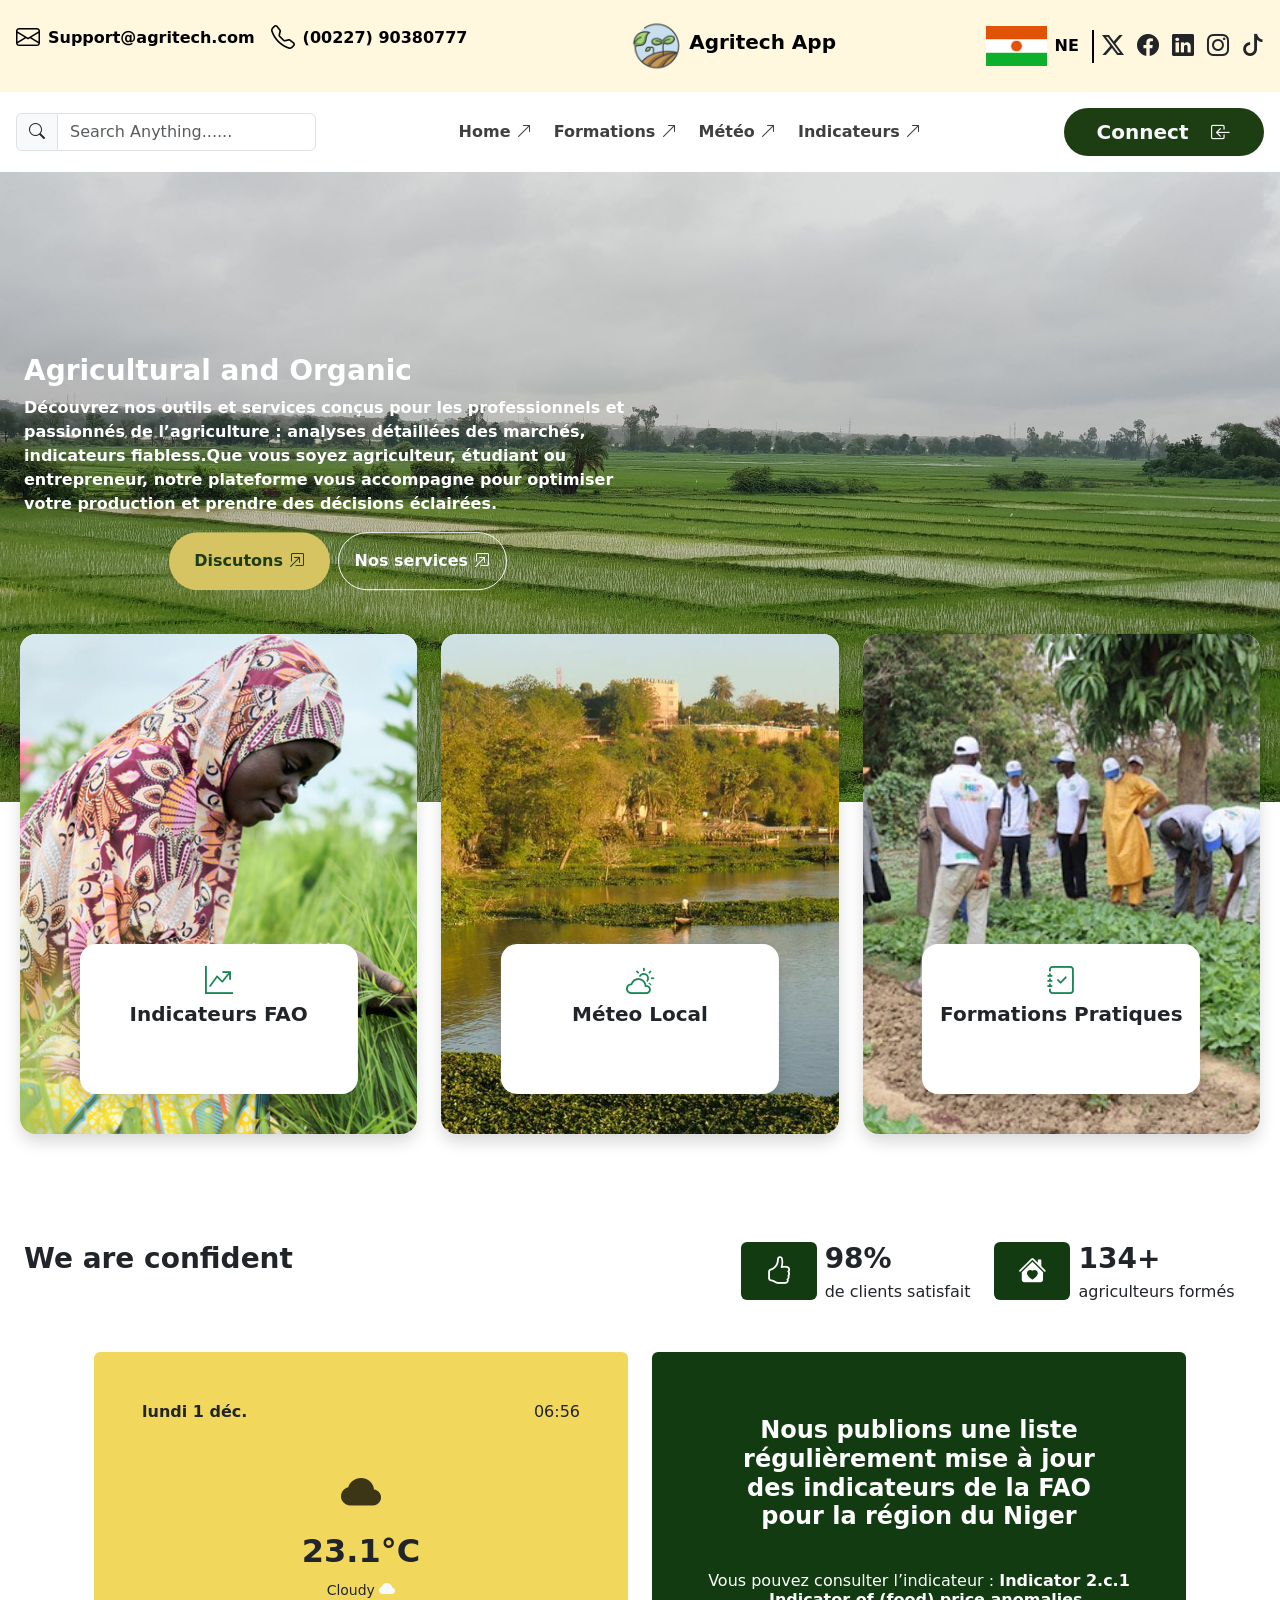
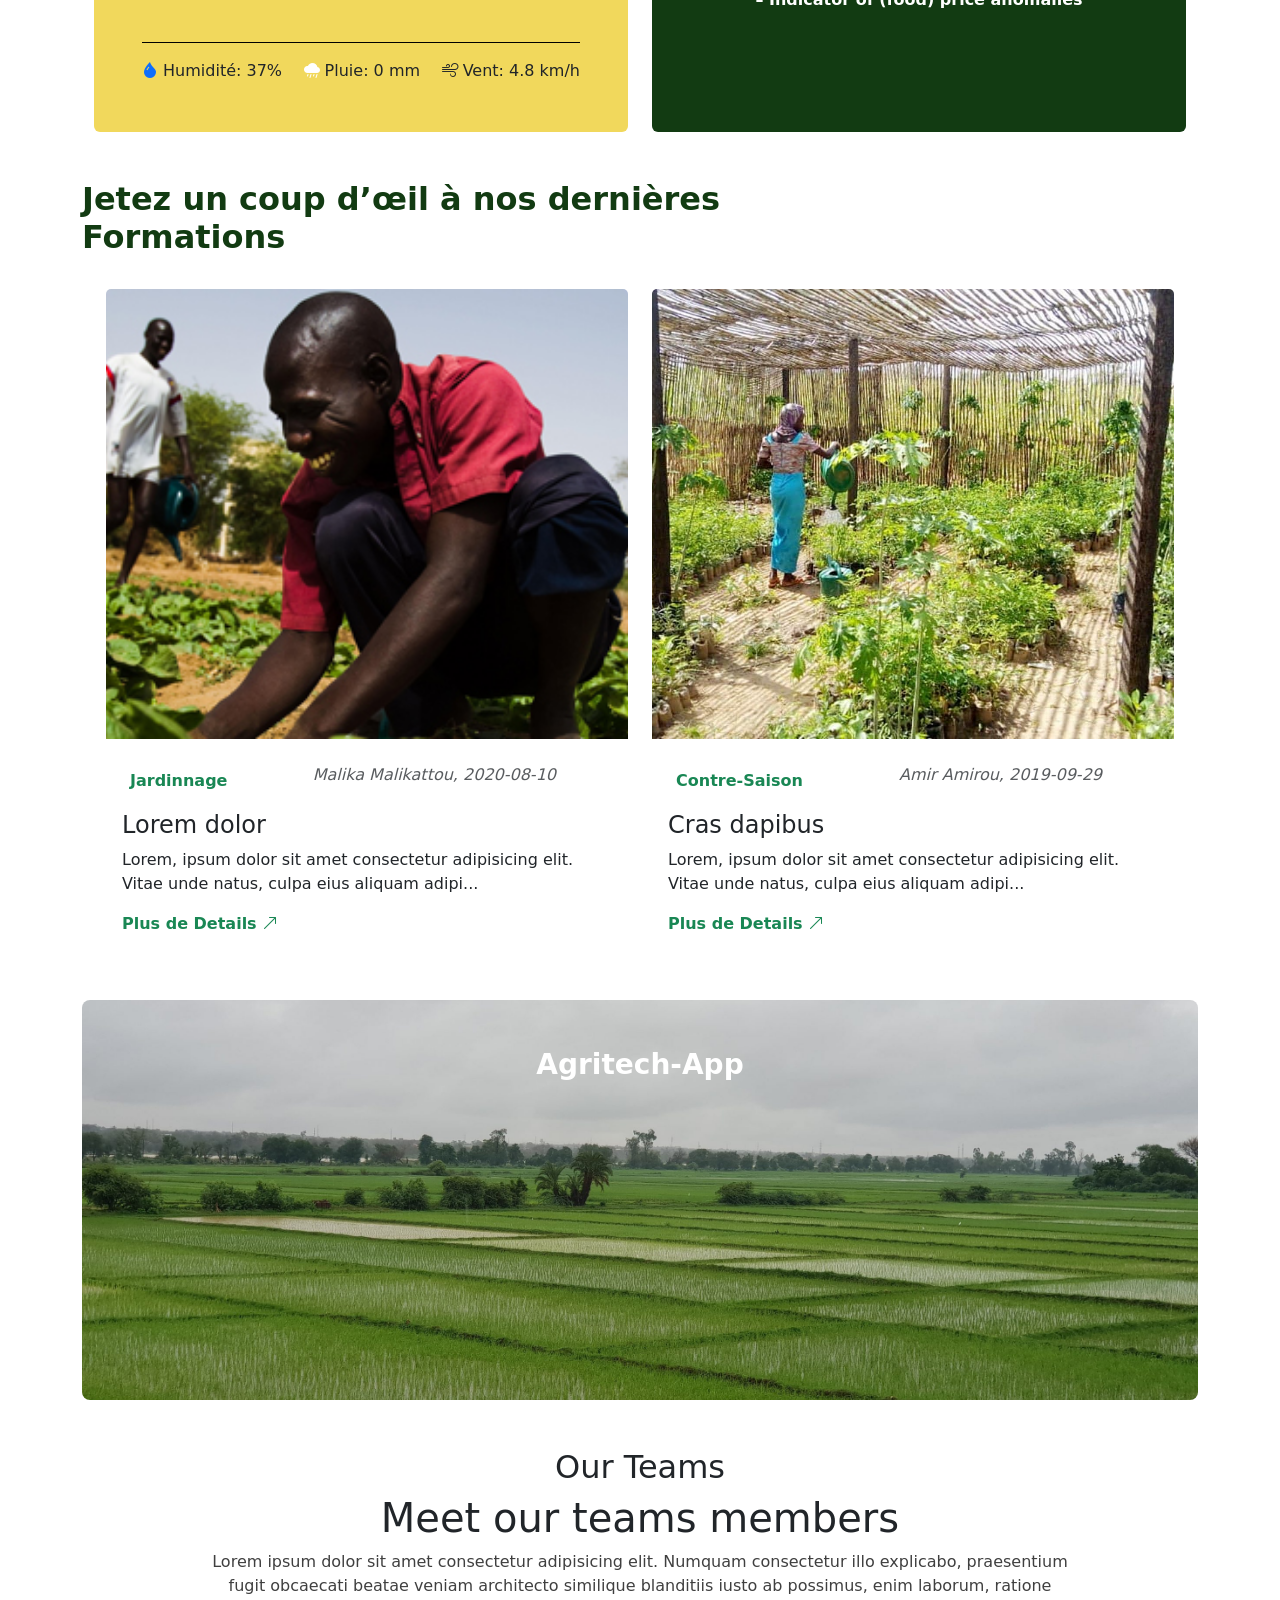
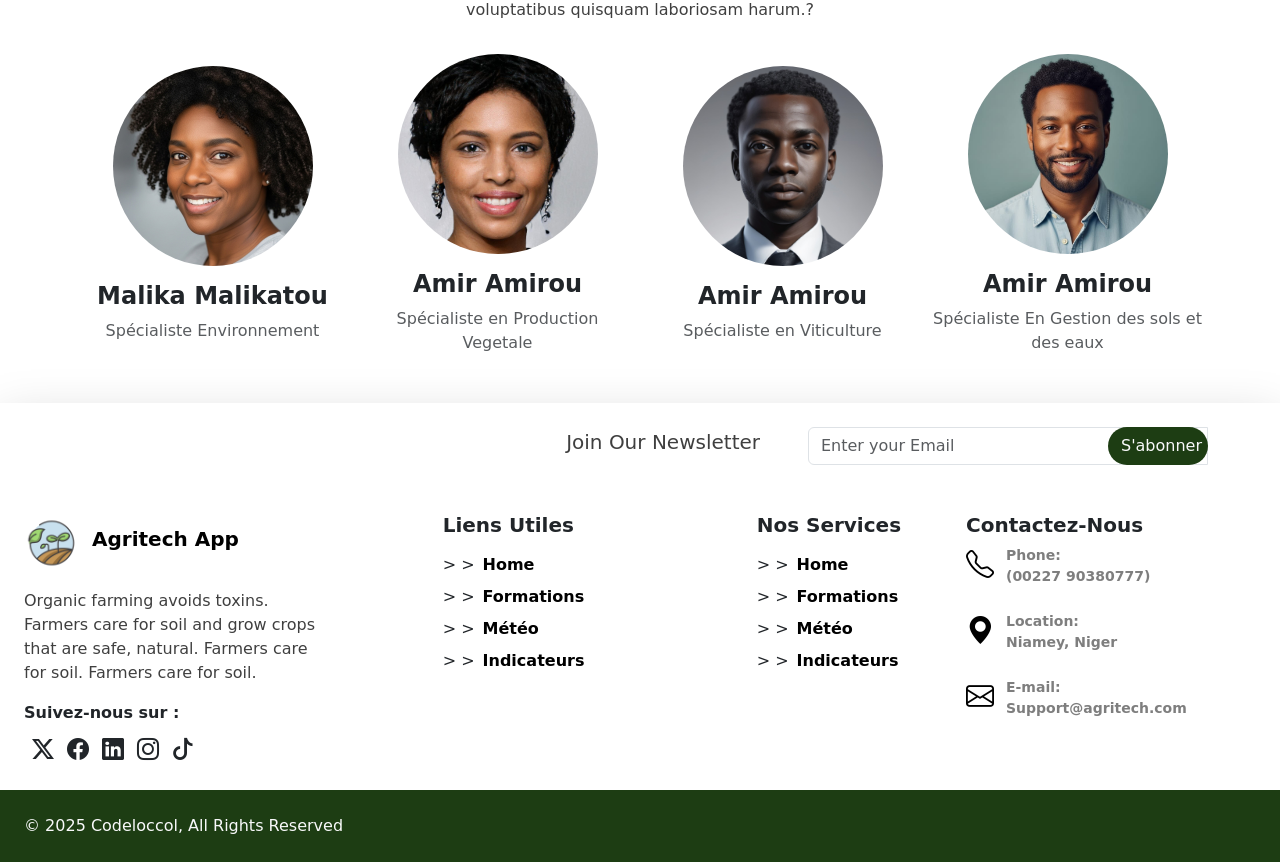
<file: index.html>
<!DOCTYPE html>
<html lang="en">

<head>
    <meta charset="UTF-8">
    <meta name="viewport" content="width=device-width, initial-scale=1.0">
    <title>Agritech App</title>
    <link rel="stylesheet" href="./style.css">
    <link href="https://cdn.jsdelivr.net/npm/bootstrap@5.3.8/dist/css/bootstrap.min.css" rel="stylesheet"
        integrity="sha384-sRIl4kxILFvY47J16cr9ZwB07vP4J8+LH7qKQnuqkuIAvNWLzeN8tE5YBujZqJLB" crossorigin="anonymous">
    <link rel="stylesheet" href="https://cdn.jsdelivr.net/npm/bootstrap-icons@1.13.1/font/bootstrap-icons.min.css">
</head>

<body>

    <header class="container-fluid p-0">
        <nav class=" navbar bg-light none  w-100  bg-white ">
            <div class="container-fluid">
                <div class="d-flex justify-content-center align-items-center w-75">
                    <div class="image">
                        <img src="./assets/favico.png" alt="">
                    </div>
                    <h5 class="offcanvas-title couleur-2" id="offcanvasNavbarLabel">
                        Agritech Menu
                    </h5>
                </div>

                <button class="navbar-toggler shadow-none" type="button" data-bs-toggle="offcanvas"
                    data-bs-target="#offcanvasNavbar" aria-controls="offcanvasNavbar" aria-label="Toggle navigation">
                    <span class="navbar-toggler-icon"></span>
                </button>
                <div class="offcanvas offcanvas-start w-75" tabindex="-1" id="offcanvasNavbar"
                    aria-labelledby="offcanvasNavbarLabel">

                    <div class="offcanvas-header p-2">
                        <div class="d-flex justify-content-center align-items-center">
                            <div class="image">
                                <img src="./assets/favico.png" alt="">
                            </div>
                            <h5 class="offcanvas-title couleur-2" id="offcanvasNavbarLabel">
                                Agritech Menu
                            </h5>
                        </div>

                        <button type="button" class="btn-close" data-bs-dismiss="offcanvas" aria-label="Close"></button>
                    </div>
                    <div class="offcanvas-body">
                        <div class="w-75 text-center ">
                            <button type="button" class="btn verte p-2 text-light w-75 rounded-5 sieze fw-bold">
                                <span class="me-3 ">Connect</span>
                                <i class="bi bi-box-arrow-in-left"></i>
                            </button>
                        </div>
                        <hr>

                        <div class="d-flex flex-column ">
                            <a class="text-decoration-none m-2 text-black opacity-75 fw-bolder" href="./index.html">Home
                                <i class="bi bi-arrow-up-right"></i>
                            </a>
                            <a class="text-decoration-none m-2 text-black opacity-75 fw-bolder" href="#">Blogs
                                <i class="bi bi-arrow-up-right"></i>
                            </a>
                            <a class="text-decoration-none m-2 text-black opacity-75 fw-bolder" href="#">Météo
                                <i class="bi bi-arrow-up-right"></i>
                            </a>
                            <a class="text-decoration-none m-2 text-black opacity-75 fw-bolder" href="#">Indicateurs
                                <i class="bi bi-arrow-up-right"></i>
                            </a>

                        </div>

                        <hr>


                        <div class="socials text-center text-black opacity-75">
                            <h3>socials Links:</h3>
                            <div class=" d-flex justify-content-center align-items-center gap-4 mt-3">
                                <div class="logo d-flex justify-content-center align-items-center gap-2">
                                    <img src="./assets/Niger.png" alt="">
                                    <span class="text-black fw-bolder">NE</span>

                                </div>
                                <div class="border-start border-2 border-black">
                                    <i class="bi bi-twitter-x fs-2 ms-2"></i>
                                    <i class="bi bi-facebook fs-2 ms-2"></i>
                                    <i class="bi bi-linkedin fs-2 ms-2"></i>
                                    <i class="bi bi-instagram fs-2 ms-2"></i>
                                    <i class="bi bi-tiktok fs-2 ms-2"></i>
                                </div>

                            </div>

                        </div>
                        <div class="text-center mt-4 text-black fw-bolder">
                            <p><i class="bi bi-envelope me-2 fs-3"></i>
                                <span> Support@agritech.com</span>
                            </p>
                            <p><i class="bi bi-telephone me-2 fs-3"></i>
                                <span> (00227) 90380777</span>
                            </p>
                        </div>

                    </div>
                </div>
            </div>
        </nav>
        <section class="container-fluid p-0 w-100 none-2  bg-white">
            <div class=" container-fluid somon d-flex justify-content-between align-items-center p-3">
                <div
                    class="text-center text-black fw-bolder d-flex justify-content-start align-items-center gap-3 disparait">
                    <p class="d-flex justify-content-center align-items-center"><i class="bi bi-envelope me-2 fs-4"></i>
                        <span> Support@agritech.com</span>
                    </p>
                    <p class="d-flex justify-content-center align-items-center"><i
                            class="bi bi-telephone me-2 fs-4"></i>
                        <span> (00227) 90380777</span>
                    </p>
                </div>
                <div class="d-flex justify-content-center align-items-center">
                    <div class="image">
                        <img src="./assets/favico.png" alt="">
                    </div>
                    <h5 class="text-black fw-bold" id="">
                        Agritech App
                    </h5>
                </div>
                <div class=" d-flex justify-content-center align-items-center gap-4 ">
                    <div class="logo d-flex justify-content-center align-items-center gap-2">
                        <img src="./assets/Niger.png" alt="">
                        <span class="text-black fw-bolder">NE</span>

                    </div>
                    <div class="border-start border-2 border-black">
                        <i class="bi bi-twitter-x  ms-2"></i>
                        <i class="bi bi-facebook  ms-2"></i>
                        <i class="bi bi-linkedin  ms-2"></i>
                        <i class="bi bi-instagram  ms-2"></i>
                        <i class="bi bi-tiktok  ms-2"></i>
                    </div>

                </div>
            </div>
            <div class=" container-fluid p-3 shadow-sm d-flex justify-content-between align-items-center">
                <div class="input-group  widht none-3">
                    <span class="input-group-text" id="basic-addon1">
                        <i class="bi bi-search"></i>
                    </span>
                    <input type="text" class="form-control " placeholder="Search Anything......" aria-label="Username"
                        aria-describedby="basic-addon1">
                </div>
                <div class="">
                    <a class="text-decoration-none m-2 text-black opacity-75 fw-bolder animation"
                        href="./index.html"><span>Home</span>
                        <i class="bi bi-arrow-up-right"></i>
                    </a>
                    <a class="text-decoration-none m-2 text-black opacity-75 fw-bolder animation"
                        href="./formation.html"><span>Formations</span>
                        <i class="bi bi-arrow-up-right"></i>
                    </a>
                    <a class="text-decoration-none m-2 text-black opacity-75 fw-bolder animation"
                        href=""><span>Météo</span>
                        <i class="bi bi-arrow-up-right"></i>
                    </a>
                    <a class="text-decoration-none m-2 text-black opacity-75 fw-bolder animation"
                        href=""><span>Indicateurs</span>
                        <i class="bi bi-arrow-up-right"></i>
                    </a>

                </div>
                <div class="">
                    <button type="button" class="btn verte p-2 text-light connect rounded-5 fs-5 fw-bold footerHover ">
                        <a class="text-decoration-none text-light" href="./login.html">
                            <span class="me-3 ">Connect</span>
                            <i class="bi bi-box-arrow-in-left"></i>
                        </a>
                    </button>
                </div>
            </div>
        </section>
    </header>
    <main class="container-fluid p-0 w-100 ">
        <section class="position-relative">
            <img src="./assets/Home Carroussel (1).jpg" class="w-100 hero-70 object-fit-cover" alt="Agriculture">

            <div class="position-absolute  start-0 translate-middle-y ms-4 text-white" style="top: 300px;">
                <h3 class="fw-bold">Agricultural and Organic</h3>
                    <p class="fw-bolder col-12 col-md-6 text-start ">
                        Découvrez nos outils et services conçus pour les professionnels et passionnés de l’agriculture :
                        analyses détaillées des marchés, indicateurs fiabless.Que vous soyez
                        agriculteur, étudiant ou entrepreneur, notre plateforme vous accompagne pour optimiser votre
                        production et prendre des décisions éclairées.
                    </p>

                <div class="col-12 col-md-6 text-end d-flex justify-content-center align-items-center flex-wrap">
                    <button class="btn jaune fw-bolder rounded-5 px-4 p-3 me-2">
                        Discutons <i class="bi bi-box-arrow-in-up-right"></i>
                    </button>

                    <button class="btn btn-outline-light rounded-5 p-3 fw-bolder">
                        Nos services <i class="bi bi-box-arrow-in-up-right"></i>
                    </button>

                </div>
                <h2 class="text-light text-center none-4">Agritech-App</h2>

            </div>
        </section>

        <section class="container-fluid position-relative" style="z-index:3; margin-top:-200px;">

            <!-- 768px -->
            <div class="row g-4 p-2  bloque ">



                <div class="col-md-4  h-100">
                    <div class="card custom-card border-0 shadow position-relative rounded-4 overflow-hidden text-center d-flex justify-content-center align-items-center"
                        style="height: 400px;">


                        <i class="bi bi-graph-up-arrow text-success fs-3"></i>
                        <h2 class="fw-bold mb-4 fs-5">Indicateurs FAO</h2>

                        <div class=" mt-2">
                            <p class="text-center small p-2">
                                Lorem ipsum dolor sit amet, consectetur adipiscing elit.
                                Aenean commodo ligula eget dolor. Aenean massa.
                                Cum sociis natoque penatibus et magnis.

                            </p>
                            <a href="#"
                                class="card-link fw-bold text-success text-decoration-none d-inline-block px-3 py-2  transition ">
                                Plus de Détails <br><i class="bi bi-arrow-up-right"></i>
                            </a>
                        </div>
                    </div>
                </div>

                <div class="col-md-4  h-100">
                    <div class="card custom-card border-0 shadow position-relative rounded-4 overflow-hidden text-center d-flex justify-content-center align-items-center"
                        style="height: 400px;">


                        <i class="bi bi-cloud-sun fs-3 text-success"></i>
                        <h2 class="fw-bold mb-4 fs-5">Méteo Local</h2>

                        <div class=" mt-2">
                            <p class="text-center small p-2">
                                Lorem ipsum dolor sit amet, consectetur adipiscing elit.
                                Aenean commodo ligula eget dolor. Aenean massa.
                                Cum sociis natoque penatibus et magnis.

                            </p>
                            <a href="#"
                                class="card-link fw-bold text-success text-decoration-none d-inline-block px-3 py-2  transition ">
                                Plus de Détails <br><i class="bi bi-arrow-up-right"></i>
                            </a>
                        </div>
                    </div>
                </div>

                <div class="col-md-4  h-100">
                    <div class="card custom-card border-0 shadow position-relative rounded-4 overflow-hidden text-center d-flex justify-content-center align-items-center"
                        style="height: 400px;">


                        <i class="bi bi-journal-check fs-3 text-success"></i>
                        <h2 class="fw-bold mb-4 fs-5">Formations Pratiques</h2>

                        <div class=" mt-2">
                            <p class="text-center small p-2">
                                Lorem ipsum dolor sit amet, consectetur adipiscing elit.
                                Aenean commodo ligula eget dolor. Aenean massa.
                                Cum sociis natoque penatibus et magnis.

                            </p>
                            <a href="#"
                                class="card-link fw-bold text-success text-decoration-none d-inline-block px-3 py-2  transition ">
                                Plus de Détails <br><i class="bi bi-arrow-up-right"></i>
                            </a>
                        </div>
                    </div>
                </div>



            </div>


            <!-- 768px -->

























            <div class="row g-4 p-2 noe10">


                <div class="col-md-4 ">
                    <div class="card custom-card border-0 shadow position-relative rounded-4 overflow-hidden">

                        <div class="">
                            <img src="./assets/FAO_Statistic_Landing (1).jpg"
                                class="w-100 h-100 object-fit-cover card-img-bg displaynone " alt=""
                                style="height: 500px !important;">
                        </div>
                        <div class="white-card position-absolute bg-white shadow text-center rounded-4 p-3">
                            <i class="bi bi-graph-up-arrow text-success hoverlay fs-3"></i>
                            <h2 class="fw-bold mb-4 fs-5">Indicateurs FAO</h2>

                            <div class="extra-content mt-2">
                                <p class="text-center small">
                                    Lorem ipsum dolor sit amet, consectetur adipiscing elit.
                                    Aenean commodo ligula eget dolor. Aenean massa.
                                    Cum sociis natoque penatibus et magnis.
                                    Cum sociis natoque penatibus et magnis.
                                </p>
                                <a href="#"
                                    class="card-link fw-bold text-success text-decoration-none d-inline-block px-3 py-2  transition text-nowrap voiboutton">
                                    Plus de Détails <i class="bi bi-arrow-up-right"></i>
                                </a>
                            </div>
                        </div>
                    </div>
                </div>

                <div class="col-md-4">
                    <div class="card custom-card border-0 shadow position-relative rounded-4 overflow-hidden">

                        <div class="">
                            <img src="./assets/Météo_Landing (1).jpg"
                                class="w-100 h-100 object-fit-cover card-img-bg displaynone " alt=""
                                style="height: 500px !important;">
                        </div>
                        <div class="white-card position-absolute bg-white shadow text-center rounded-4 p-3">
                            <i class="bi bi-cloud-sun fs-3 text-success hoverlay "></i>
                            <h2 class="fw-bold mb-4 fs-5">Méteo Local</h2>

                            <div class="extra-content mt-2">
                                <p class="text-center small">
                                    Lorem ipsum dolor sit amet, consectetur adipiscing elit.
                                    Aenean commodo ligula eget dolor. Aenean massa.
                                    Cum sociis natoque penatibus et magnis.
                                    Cum sociis natoque penatibus et magnis.
                                </p>
                                <a href="#"
                                    class="card-link fw-bold text-success text-decoration-none d-inline-block px-3 py-2  transition text-nowrap voiboutton">
                                    Plus de Détails <i class="bi bi-arrow-up-right"></i>
                                </a>
                            </div>
                        </div>
                    </div>
                </div>

                <div class="col-md-4 ">
                    <div class="card custom-card border-0 shadow position-relative rounded-4 overflow-hidden">

                        <div class="">
                            <img src="./assets/Formation_Landing (1).jpg"
                                class="w-100 h-100 object-fit-cover card-img-bg displaynone " alt=""
                                style="height: 500px !important;">
                        </div>
                        <div class="white-card position-absolute bg-white shadow text-center rounded-4 p-3">
                            <i class="bi bi-journal-check fs-3 text-success hoverlay "></i>
                            <h2 class="fw-bold mb-4 fs-5">Formations Pratiques</h2>

                            <div class="extra-content mt-2">
                                <p class="text-center small">
                                    Lorem ipsum dolor sit amet, consectetur adipiscing elit.
                                    Aenean commodo ligula eget dolor. Aenean massa.
                                    Cum sociis natoque penatibus et magnis.
                                    Cum sociis natoque penatibus et magnis.
                                </p>
                                <a href="#"
                                    class="card-link fw-bold text-success text-decoration-none d-inline-block px-3 py-2  transition text-nowrap voiboutton">
                                    Plus de Détails <i class="bi bi-arrow-up-right"></i>
                                </a>
                            </div>
                        </div>
                    </div>
                </div>



            </div>



            </div>
        </section>



        <section class="container-fluid flex-column">

            <div class="container-fluid row  py-5 mt-5">
                <div class="container-fluid d-flex justify-content-between align-items-center flex-wrap ">

                    <div>
                        <h3 class="fw-bolder mb-4">We are confident</h3>

                    </div>

                    <div class="row">
                        <div class=" col-md-6 d-flex align-items-center justify-content-center gap-2">
                            <div class="p-2 px-4 text-white rounded" style="background:#123b12;">
                                <i class="bi bi-hand-thumbs-up fs-3"></i>
                            </div>
                            <div>
                                <span class="fw-bold fs-3">98%</span><br>
                                <small class="fs-6 text-nowrap">de clients satisfait</small>
                            </div>
                        </div>

                        <div class="col-md-6 d-flex align-items-center justify-content-center gap-2">
                            <div class="p-2  px-4  text-white rounded" style="background:#123b12;">
                                <i class="bi bi-house-heart-fill fs-3"></i>
                            </div>
                            <div>
                                <span class="fw-bold fs-3">134+</span><br>
                                <small class="fs-6 text-nowrap">agriculteurs formés</small>
                            </div>
                        </div>
                    </div>

                </div>
            </div>

            <div class=" container row g-4   mx-auto">
                <div class="col-lg-6  col-md-6 col-md-12  mt-4">
                    <div class="p-5 rounded  " style="background:#f1d85c;height: 380px; ">
                        <div class="d-flex justify-content-between align-items-center flex-wrap">
                            <strong>lundi 1 déc.</strong>
                            <span>06:56</span>
                        </div>

                        <div class="text-center my-4 p-3">
                            <i class="bi bi-cloud-fill fs-1 text-black opacity-75"></i>
                            <h2 class="fw-bold mt-2">23.1°C</h2>
                            <small>Cloudy
                                <i class="bi bi-cloud-fill  text-light fs-6"></i>
                            </small>
                        </div>

                        <div
                            class="d-flex justify-content-between align-items-center flex-wrap border-top border-black  pt-3">
                            <span><i class="bi bi-droplet-fill text-primary"></i> Humidité: 37%</span>
                            <span><i class="bi bi-cloud-rain-fill text-white"></i> Pluie: 0 mm</span>
                            <span><i class="bi bi-wind"></i> Vent: 4.8 km/h</span>
                        </div>
                    </div>
                </div>

                <div class="col-lg-6  col-md-6 col-md-12 mt-4">
                    <div class="p-5 rounded text-white " style="background:#123b12; height: 380px;">
                        <h4 class="fw-bold text-center p-3">
                            Nous publions une liste régulièrement mise à jour des indicateurs de la FAO pour la région
                            du Niger
                        </h4>
                        <h6 class="mt-3 mb-0 p-2 text-center">
                            Vous pouvez consulter l’indicateur :
                            <strong>Indicator 2.c.1 – Indicator of (food) price anomalies</strong>
                        </h6>
                    </div>
                </div>
            </div>
        </section>
        <section class="container  ">
            <div class="mt-5 ">
                <h2 class="fw-bold" style="color: #123b12;">Jetez un coup d’œil à nos dernières <br> Formations</h2>
            </div>

            <div class="container row g-4 m-auto">

                <div class="col-lg-6 col-md-6 col-md-12 ">
                    <div class="card h-100 border-0">
                        <img src="./assets/Blog-img-1.jpg" class="card-img-top" alt="Jardinage"
                            style="height: 450px; object-fit: cover;">

                        <div class="card-body">
                            <div class="d-flex justify-content-between align-items-center flex-wrap p-2">
                                <p class="text-success mb-1 fw-semibold">Jardinnage</p>
                                <p class="fst-italic text-muted me-5 ">Malika Malikattou, 2020-08-10</p>

                            </div>

                            <h4 class="card-title mb-2">Lorem dolor</h4>

                            <p class="card-text">
                                Lorem, ipsum dolor sit amet consectetur adipisicing elit. Vitae unde natus,
                                culpa eius aliquam adipi...
                            </p>


                            <a href="#" class="fw-semibold text-success text-decoration-none fw-bold">
                                Plus de Details <i class="bi bi-arrow-up-right"></i>
                            </a>
                        </div>
                    </div>
                </div>
                <div class="col-lg-6  col-md-6 col-md-12">
                    <div class="card h-100 border-0">
                        <img src="./assets/Blog-img-9.jpg" class="card-img-top" alt="Contre-Saison"
                            style="height: 450px;object-fit: cover; ">

                        <div class="card-body">
                            <div class="d-flex justify-content-between align-items-center flex-wrap p-2">
                                <p class="text-success mb-1 fw-semibold">Contre-Saison</p>
                                <p class="fst-italic text-muted me-5 ">Amir Amirou, 2019-09-29</p>

                            </div>

                            <h4 class="card-title mb-2">Cras dapibus</h4>

                            <p class="card-text">
                                Lorem, ipsum dolor sit amet consectetur adipisicing elit. Vitae unde natus,
                                culpa eius aliquam adipi...
                            </p>


                            <a href="#" class="fw-semibold text-success text-decoration-none fw-bold">
                                Plus de Details <i class="bi bi-arrow-up-right"></i>
                            </a>
                        </div>
                    </div>
                </div>

            </div>
        </section>
        <section class="container-fluid mt-5">
            <div class="container m-auto position-relative">
                <img class="img-fluid w-100 rounded-3" src="./assets/Home Carroussel (1).jpg" alt=""
                    style="height: 400px;object-fit: cover;">

                <h3 class="text-white  position-absolute top-0 start-50 bottom-100 mt-5 translate-middle fw-bold">
                    Agritech-App
                </h3>
            </div>


            <div class="container m-auto mt-5">
                <div class="text-center">
                    <h2>Our Teams</h2>
                    <h1>Meet our teams members</h1>
                    <p class="text-black opacity-75">Lorem ipsum dolor sit amet consectetur adipisicing elit. Numquam
                        consectetur illo
                        explicabo,
                        praesentium <br>fugit obcaecati beatae veniam architecto similique blanditiis iusto ab possimus,
                        enim
                        laborum, ratione <br> voluptatibus quisquam laboriosam harum.?</p>

                </div>
                <div class="row text-center justify-content-center mt-4 ">



                    <!-- 3 -->
                    <div
                        class="col-12 col-sm-6 col-lg-3 mb-4  p-2 d-flex justify-content-center align-items-center flex-column">
                        <div class="image-taille">
                            <img src="./assets/avatar-1.png" class="rounded-circle " alt="">

                        </div>
                        <h4 class="mt-3 fw-semibold">Malika Malikatou</h4>
                        <p class="text-muted m-0">Spécialiste Environnement</p>
                    </div>
                    <div
                        class="col-12 col-sm-6 col-lg-3 mb-4   p-2  d-flex justify-content-center align-items-center flex-column">
                        <div class="image-taille">
                            <img src="./assets/avatar-4.jpeg" class="rounded-circle " alt="">

                        </div>
                        <h4 class="mt-3 fw-semibold">Amir Amirou</h4>
                        <p class="text-muted m-0">Spécialiste en Production Vegetale</p>
                    </div>
                    <div
                        class="col-12 col-sm-6 col-lg-3 mb-4   p-2  d-flex justify-content-center align-items-center flex-column">
                        <div class="image-taille">
                            <img src="./assets/avatar-2.jpg" class="rounded-circle " alt="">

                        </div>
                        <h4 class="mt-3 fw-semibold">Amir Amirou</h4>
                        <p class="text-muted m-0">Spécialiste en Viticulture</p>
                    </div>
                    <div
                        class="col-12 col-sm-6 col-lg-3 mb-4   p-2  d-flex justify-content-center align-items-center flex-column">
                        <div class="image-taille">
                            <img src="./assets/avatar-3.png" class="rounded-circle " alt="">

                        </div>
                        <h4 class="mt-3 fw-semibold">Amir Amirou</h4>
                        <p class="text-muted m-0 fs-6">Spécialiste En Gestion des sols et des eaux</p>
                    </div>

                </div>

            </div>

        </section>


    </main>


    <footer class="container-fluid p-0 bg-light w-100">
        <section class="bg-white w-100 shadow-lg">

            <div class="w-100 ">
                <div class=" mt-3  d-flex justify-content-end align-items-center gap-5 me-5 p-4">
                    <h5 class="fs-5 text-black opacity-75 text-nowrap">Join Our Newsletter </h5>
                    <div class="input-group input-largeur">
                        <input type="email" class="form-control position-relative w-75 none-2"
                            placeholder="Enter your Email">
                        <button class="btn  rounded-5 position-absolute  left text-light verte" style="width: 100px;">
                            S'abonner</button>
                    </div>
                </div>
                <div class=" p-4">
                    <div class="row gy-4">
                        <div class="col-lg-4 col-md-6">
                            <div class="d-flex align-items-center mb-3">
                                <div class="image me-2">
                                    <img src="./assets/favico.png" alt="" class="img-fluid">
                                </div>
                                <h5 class="fw-bold text-black">Agritech App</h5>
                            </div>

                            <p class="text-black opacity-75 w-75">
                                Organic farming avoids toxins. Farmers care for soil and grow crops that are
                                safe, natural. Farmers care for soil. Farmers care for soil.
                            </p>

                            <div class="mt-3">
                                <span class="fw-bolder">Suivez-nous sur :</span>
                                <div class="mt-2">
                                    <i class="bi bi-twitter-x ms-2"></i>
                                    <i class="bi bi-facebook ms-2"></i>
                                    <i class="bi bi-linkedin ms-2"></i>
                                    <i class="bi bi-instagram ms-2"></i>
                                    <i class="bi bi-tiktok ms-2"></i>
                                </div>
                            </div>
                        </div>
                        <div class="col-lg-3 col-md-6">
                            <h5 class="fw-bold">Liens Utiles</h5>
                            <ul class="list-unstyled mt-3">
                                <li class="mb-2 d-flex align-items-center gap-2">
                                    <span>> ></span> <a href="#"
                                        class="text-black fw-bold text-decoration-none">Home</a>
                                </li>
                                <li class="mb-2 d-flex align-items-center gap-2">
                                    <span>> ></span> <a href="#"
                                        class="text-black fw-bold text-decoration-none">Formations</a>
                                </li>
                                <li class="mb-2 d-flex align-items-center gap-2">
                                    <span>> ></span> <a href="#"
                                        class="text-black fw-bold text-decoration-none">Météo</a>
                                </li>
                                <li class="mb-2 d-flex align-items-center gap-2">
                                    <span>> ></span> <a href="#"
                                        class="text-black fw-bold text-decoration-none">Indicateurs</a>
                                </li>
                            </ul>
                        </div>
                        <div class="col-lg-2 col-md-6">
                            <h5 class="fw-bold">Nos Services</h5>
                            <ul class="list-unstyled mt-3">
                                <li class="mb-2 d-flex align-items-center gap-2">
                                    <span>> ></span> <a href="#"
                                        class="text-black fw-bold text-decoration-none">Home</a>
                                </li>
                                <li class="mb-2 d-flex align-items-center gap-2">
                                    <span>> ></span> <a href="#"
                                        class="text-black fw-bold text-decoration-none">Formations</a>
                                </li>
                                <li class="mb-2 d-flex align-items-center gap-2">
                                    <span>> ></span> <a href="#"
                                        class="text-black fw-bold text-decoration-none">Météo</a>
                                </li>
                                <li class="mb-2 d-flex align-items-center gap-2">
                                    <span>> ></span> <a href="#"
                                        class="text-black fw-bold text-decoration-none">Indicateurs</a>
                                </li>
                            </ul>
                        </div>
                        <div class="col-lg-2 col-md-6 text-nowrap">
                            <h5 class="fw-bold">Contactez-Nous</h5>
                            <a class="text-decoration-none  text-black  fw-bolder d-flex gap-1 size mt-2" href="">
                                <i class="bi bi-telephone me-2 fs-3"></i>
                                <span class="text-black d-flex flex-column opacity-50">Phone:
                                    <span>(00227 90380777)</span>
                                </span>

                            </a>
                            <a class="text-decoration-none  text-black fw-bolder d-flex gap-1 size mt-4" href="">
                                <i class="bi bi-geo-alt-fill fs-3 me-2"></i>
                                <span class="text-black d-flex flex-column opacity-50">Location:
                                    <span>Niamey, Niger</span>
                                </span>

                            </a>
                            <a class="text-decoration-none  text-blackfw-bolder d-flex gap-1 size mt-4" href="">
                                <i class="bi bi-envelope fs-3 me-2 text-black"></i>
                                <span class="text-black d-flex flex-column opacity-50 fw-bolder">E-mail:
                                    <span>Support@agritech.com</span>
                                </span>

                            </a>
                        </div>

                    </div>
                </div>
                <div class="w-100 verte footerHover">
                    <p class="text-light fs-6 text-start p-4 m-0">
                        &copy; 2025 Codeloccol, All Rights Reserved
                    </p>
                </div>

        </section>
    </footer>









    <script src="https://cdn.jsdelivr.net/npm/bootstrap@5.3.8/dist/js/bootstrap.bundle.min.js"
        integrity="sha384-FKyoEForCGlyvwx9Hj09JcYn3nv7wiPVlz7YYwJrWVcXK/BmnVDxM+D2scQbITxI"
        crossorigin="anonymous"></script>
</body>

</html>
</file>
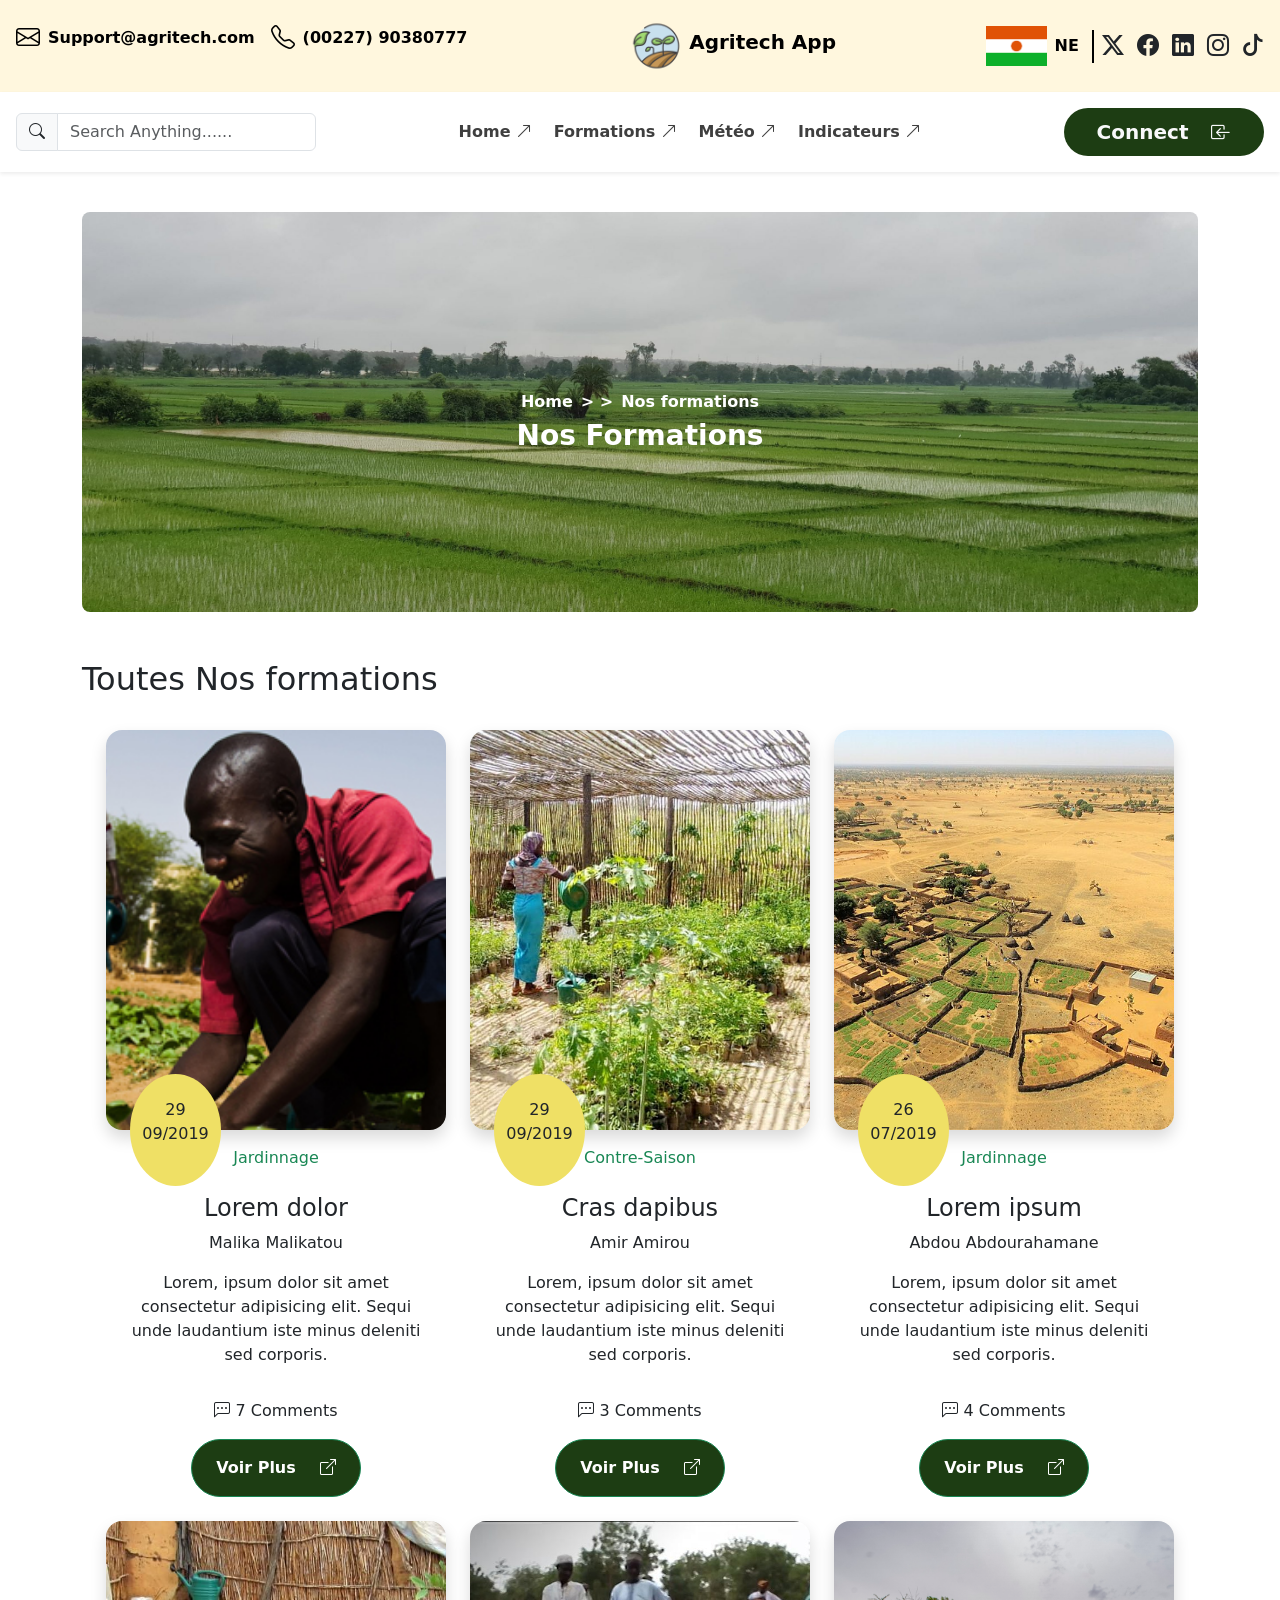
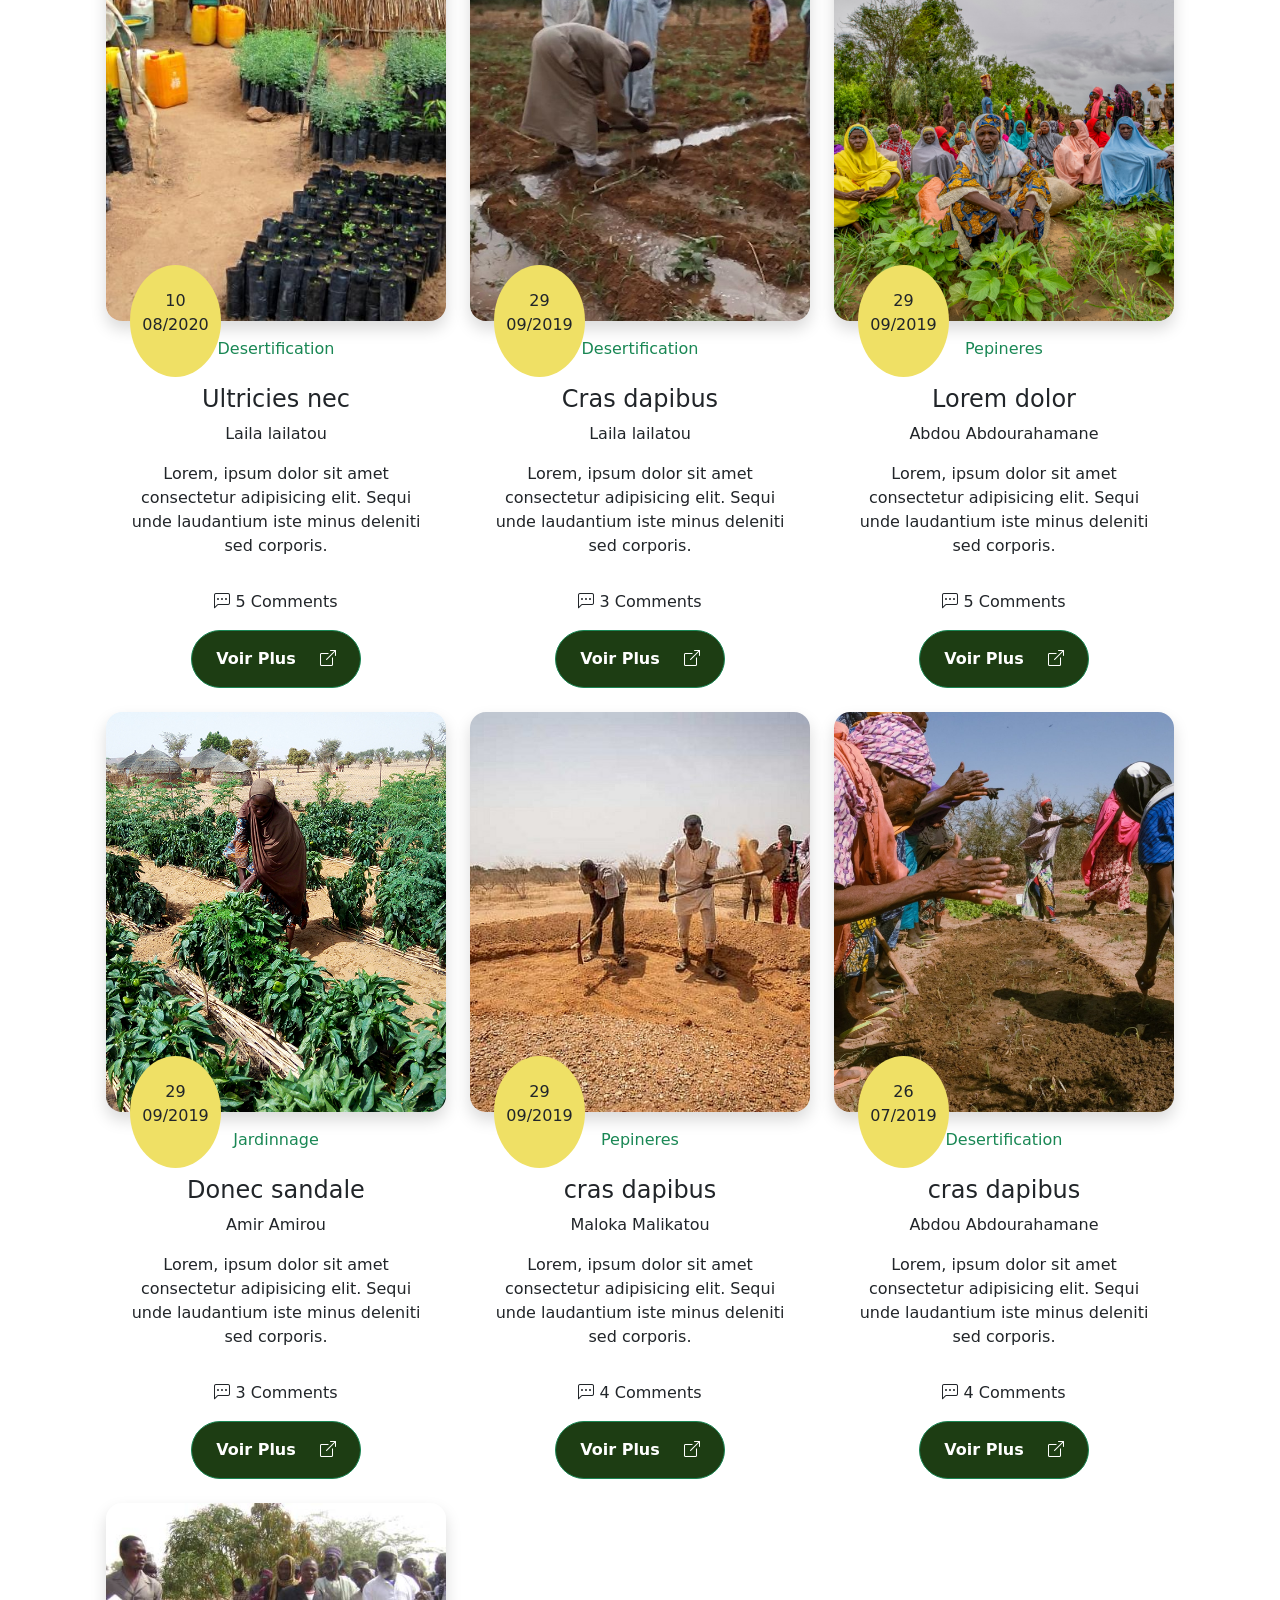
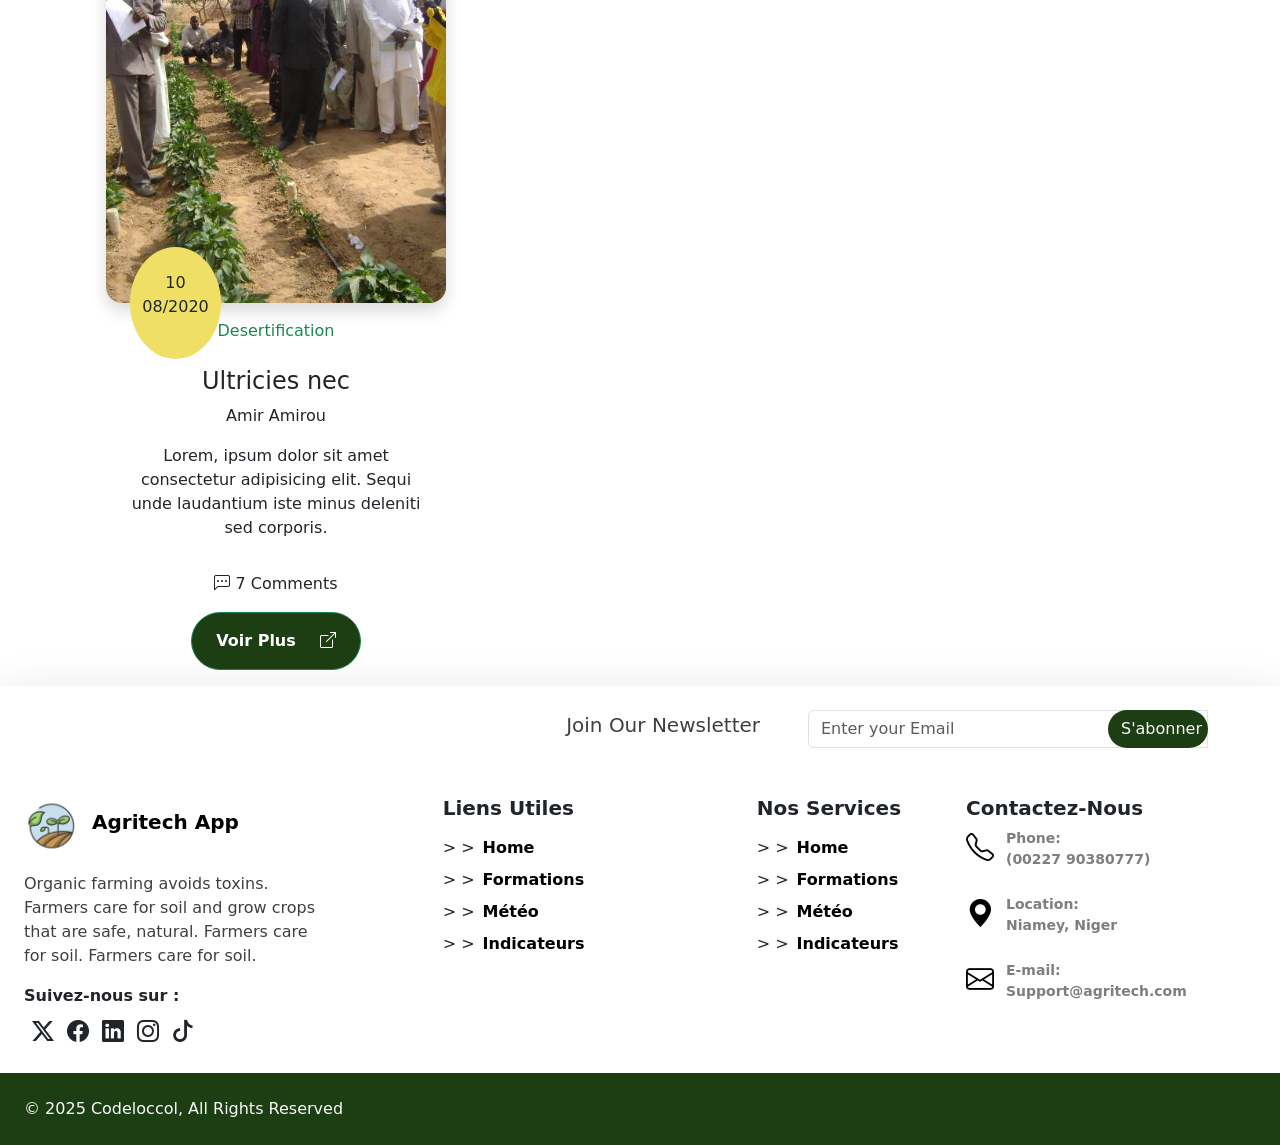
<file: formation.html>
<!DOCTYPE html>
<html lang="en">

<head>
    <meta charset="UTF-8">
    <meta name="viewport" content="width=device-width, initial-scale=1.0">
    <title>Agritech App</title>

    <link href="https://cdn.jsdelivr.net/npm/bootstrap@5.3.8/dist/css/bootstrap.min.css" rel="stylesheet"
        integrity="sha384-sRIl4kxILFvY47J16cr9ZwB07vP4J8+LH7qKQnuqkuIAvNWLzeN8tE5YBujZqJLB" crossorigin="anonymous">
    <link rel="stylesheet" href="https://cdn.jsdelivr.net/npm/bootstrap-icons@1.13.1/font/bootstrap-icons.min.css">
    <link rel="stylesheet" href="./style.css">
</head>

<body>


    <header class="container-fluid p-0">
        <nav class=" navbar bg-light none  w-100  bg-white ">
            <div class="container-fluid">
                <div class="d-flex justify-content-center align-items-center w-75">
                    <div class="image">
                        <img src="./assets/favico.png" alt="">
                    </div>
                    <h5 class="offcanvas-title couleur-2" id="offcanvasNavbarLabel">
                        Agritech Menu
                    </h5>
                </div>

                <button class="navbar-toggler shadow-none" type="button" data-bs-toggle="offcanvas"
                    data-bs-target="#offcanvasNavbar" aria-controls="offcanvasNavbar" aria-label="Toggle navigation">
                    <span class="navbar-toggler-icon"></span>
                </button>
                <div class="offcanvas offcanvas-start w-75" tabindex="-1" id="offcanvasNavbar"
                    aria-labelledby="offcanvasNavbarLabel">

                    <div class="offcanvas-header p-2">
                        <div class="d-flex justify-content-center align-items-center">
                            <div class="image">
                                <img src="./assets/favico.png" alt="">
                            </div>
                            <h5 class="offcanvas-title couleur-2" id="offcanvasNavbarLabel">
                                Agritech Menu
                            </h5>
                        </div>

                        <button type="button" class="btn-close" data-bs-dismiss="offcanvas" aria-label="Close"></button>
                    </div>
                    <div class="offcanvas-body">
                        <div class="w-75 text-center ">
                            <button type="button" class="btn verte p-2 text-light w-75 rounded-5 sieze fw-bold">
                                <span class="me-3 ">Connect</span>
                                <i class="bi bi-box-arrow-in-left"></i>
                            </button>
                        </div>
                        <hr>

                        <div class="d-flex flex-column ">
                            <a class="text-decoration-none m-2 text-black opacity-75 fw-bolder" href="">Home
                                <i class="bi bi-arrow-up-right"></i>
                            </a>
                            <a class="text-decoration-none m-2 text-black opacity-75 fw-bolder" href="">Blogs
                                <i class="bi bi-arrow-up-right"></i>
                            </a>
                            <a class="text-decoration-none m-2 text-black opacity-75 fw-bolder" href="">Météo
                                <i class="bi bi-arrow-up-right"></i>
                            </a>
                            <a class="text-decoration-none m-2 text-black opacity-75 fw-bolder" href="">Indicateurs
                                <i class="bi bi-arrow-up-right"></i>
                            </a>

                        </div>

                        <hr>


                        <div class="socials text-center text-black opacity-75">
                            <h3>socials Links:</h3>
                            <div class=" d-flex justify-content-center align-items-center gap-4 mt-3">
                                <div class="logo d-flex justify-content-center align-items-center gap-2">
                                    <img src="./assets/Niger.png" alt="">
                                    <span class="text-black fw-bolder">NE</span>

                                </div>
                                <div class="border-start border-2 border-black">
                                    <i class="bi bi-twitter-x fs-2 ms-2"></i>
                                    <i class="bi bi-facebook fs-2 ms-2"></i>
                                    <i class="bi bi-linkedin fs-2 ms-2"></i>
                                    <i class="bi bi-instagram fs-2 ms-2"></i>
                                    <i class="bi bi-tiktok fs-2 ms-2"></i>
                                </div>

                            </div>

                        </div>
                        <div class="text-center mt-4 text-black fw-bolder">
                            <p><i class="bi bi-envelope me-2 fs-3"></i>
                                <span> Support@agritech.com</span>
                            </p>
                            <p><i class="bi bi-telephone me-2 fs-3"></i>
                                <span> (00227) 90380777</span>
                            </p>
                        </div>

                    </div>
                </div>
            </div>
        </nav>
        <section class="container-fluid p-0 w-100 none-2  bg-white">
            <div class=" container-fluid somon d-flex justify-content-between align-items-center p-3">
                <div
                    class="text-center text-black fw-bolder d-flex justify-content-start align-items-center gap-3 disparait">
                    <p class="d-flex justify-content-center align-items-center"><i class="bi bi-envelope me-2 fs-4"></i>
                        <span> Support@agritech.com</span>
                    </p>
                    <p class="d-flex justify-content-center align-items-center"><i
                            class="bi bi-telephone me-2 fs-4"></i>
                        <span> (00227) 90380777</span>
                    </p>
                </div>
                <div class="d-flex justify-content-center align-items-center">
                    <div class="image">
                        <img src="./assets/favico.png" alt="">
                    </div>
                    <h5 class="text-black fw-bold" id="">
                        Agritech App
                    </h5>
                </div>
                <div class=" d-flex justify-content-center align-items-center gap-4 ">
                    <div class="logo d-flex justify-content-center align-items-center gap-2">
                        <img src="./assets/Niger.png" alt="">
                        <span class="text-black fw-bolder">NE</span>

                    </div>
                    <div class="border-start border-2 border-black">
                        <i class="bi bi-twitter-x  ms-2"></i>
                        <i class="bi bi-facebook  ms-2"></i>
                        <i class="bi bi-linkedin  ms-2"></i>
                        <i class="bi bi-instagram  ms-2"></i>
                        <i class="bi bi-tiktok  ms-2"></i>
                    </div>

                </div>
            </div>
            <div class=" container-fluid p-3 shadow-sm d-flex justify-content-between align-items-center">
                <div class="input-group  widht none-3">
                    <span class="input-group-text" id="basic-addon1">
                        <i class="bi bi-search"></i>
                    </span>
                    <input type="text" class="form-control " placeholder="Search Anything......" aria-label="Username"
                        aria-describedby="basic-addon1">
                </div>
                <div class="">
                    <a class="text-decoration-none m-2 text-black opacity-75 fw-bolder animation"
                        href="./index.html"><span>Home</span>
                        <i class="bi bi-arrow-up-right"></i>
                    </a>
                    <a class="text-decoration-none m-2 text-black opacity-75 fw-bolder animation"
                        href="./formation.html"><span>Formations</span>
                        <i class="bi bi-arrow-up-right"></i>
                    </a>
                    <a class="text-decoration-none m-2 text-black opacity-75 fw-bolder animation"
                        href=""><span>Météo</span>
                        <i class="bi bi-arrow-up-right"></i>
                    </a>
                    <a class="text-decoration-none m-2 text-black opacity-75 fw-bolder animation"
                        href=""><span>Indicateurs</span>
                        <i class="bi bi-arrow-up-right"></i>
                    </a>

                </div>
                <div class="">
                    <button type="button" class="btn verte p-2 text-light connect rounded-5 fs-5 fw-bold footerHover ">
                        <a class="text-decoration-none text-light" href="./login.html">
                            <span class="me-3 ">Connect</span>
                            <i class="bi bi-box-arrow-in-left"></i>
                        </a>
                    </button>
                </div>
            </div>
        </section>
    </header>

    <main class="container-fluid p-0 w-100 ">
        <div class="container position-relative m-auto">
            <img class="img-fluid w-100 rounded-3" src="./assets/Home Carroussel (1).jpg" alt=""
                style="height: 400px;object-fit: cover; margin-top: 40px;">


            <h3 class="text-white  position-absolute top-50 start-50 bottom-50 translate-middle fw-bold">
                <li class="mb-2 d-flex justify-content-center align-items-center gap-2 fs-6">
                    <a href="#" class="text-white text-decoration-none">Home</a><span>> ></span>Nos formations
                </li>
                Nos Formations
            </h3>
        </div>
        <section class="container m-auto">
            <h2 class="mt-5">Toutes Nos formations</h2>

            <div class="container row g-4 m-auto">


                <div class="col-12 col-sm-6 col-md-6 col-lg-4 position-relative clohoverlay">
                    <div class="card border-0 shadow rounded-4 overflow-hidden ">
                        <img src="./assets/Blog-img-1.jpg" class="card-img-top w-100 img-hover " alt="">

                    </div>
                    <div class="circle w-25 py-4 d-flex justify-content-center align-items-center flex-column ms-4 rounded-circle position-absolute translate-middle-y"
                        style="background-color:#EFE065;">
                        <span>29</span>
                        <p>09/2019</p>
                    </div>
                    <div class="text-center p-3">
                        <span class="text-success " style="background: none;">Jardinnage</span>
                    </div>
                    <div class="mt-2 w-100 text-center">
                        <h4>Lorem dolor</h4>
                        <span>Malika Malikatou</span>
                        <p class="p-3">Lorem, ipsum dolor sit amet consectetur adipisicing elit. Sequi unde laudantium
                            iste minus
                            deleniti sed corporis.</p>
                        <div>
                            <p><i class="bi bi-chat-left-dots"></i> 7 Comments</p>
                            <a href="./voirPlus.html">
                                <button type="button" class="btn btn-success w-50 p-3 rounded-5 verte fw-bolder">
                                    <span class="me-4">Voir Plus</span><i class="bi bi-box-arrow-up-right"></i>
                                </button>
                            </a>
                        </div>
                    </div>
                </div>



           

                <div class="col-12 col-sm-6 col-md-6 col-lg-4 position-relative clohoverlay">
                    <div class="card border-0 shadow rounded-4 overflow-hidden  ">
                        <img src="./assets/Blog-img-9.jpg" class="card-img-top w-100 img-hover " alt="Image 2">
                    </div>
                    <div class="circle w-25 py-4 d-flex justify-content-center align-items-center flex-column ms-4 
                    rounded-circle position-absolute translate-middle-y" style="background-color:#EFE065;">
                        <span>29</span>
                        <p>09/2019</p>
                    </div>
                    <div class="text-center p-3">
                        <span class="text-success">Contre-Saison</span>
                    </div>
                    <div class="mt-2 w-100 text-center">
                        <h4>Cras dapibus</h4>
                        <span>Amir Amirou</span>
                        <p class="p-3">Lorem, ipsum dolor sit amet consectetur adipisicing elit. Sequi unde laudantium
                            iste minus
                            deleniti sed corporis.</p>
                        <div>
                            <p><i class="bi bi-chat-left-dots"></i> 3 Comments</p>
                            <a href="./voirPlus.html">
                                <button type="button" class="btn btn-success w-50 p-3 rounded-5 verte fw-bolder">
                                    <span class="me-4">Voir Plus</span><i class="bi bi-box-arrow-up-right"></i>
                                </button>
                            </a>
                        </div>
                    </div>
                </div>

                <div class="col-12 col-sm-6 col-md-6 col-lg-4 position-relative clohoverlay">
                    <div class="card border-0 shadow rounded-4 overflow-hidden ">
                        <img src="./assets/Blog-img-4.jpg" class="card-img-top w-100 img-hover " alt="Image 3">
                    </div>
                    <div class="circle w-25 py-4 d-flex justify-content-center align-items-center flex-column ms-4 
                     rounded-circle position-absolute translate-middle-y" style="background-color:#EFE065;">
                        <span>26</span>
                        <p>07/2019</p>
                    </div>
                    <div class="text-center p-3">
                        <span class="text-success">Jardinnage</span>
                    </div>
                    <div class="mt-2 w-100 text-center">
                        <h4>Lorem ipsum</h4>
                        <span>Abdou Abdourahamane</span>
                        <p class="p-3">Lorem, ipsum dolor sit amet consectetur adipisicing elit. Sequi unde laudantium
                            iste minus
                            deleniti sed corporis.</p>
                        <div>
                            <p><i class="bi bi-chat-left-dots"></i> 4 Comments</p>
                            <a href="./voirPlus.html">
                                <button type="button" class="btn btn-success w-50 p-3 rounded-5 verte fw-bolder">
                                    <span class="me-4">Voir Plus</span><i class="bi bi-box-arrow-up-right"></i>
                                </button>
                            </a>
                        </div>
                    </div>
                </div>

                <div class="col-12 col-sm-6 col-md-6 col-lg-4 position-relative clohoverlay">
                    <div class="card border-0 shadow rounded-4 overflow-hidden ">
                        <img src="./assets/Blog-img-10.jpg" class="card-img-top w-100   img-hover"
                            alt="Image 1">
                    </div>
                    <div class="circle w-25 py-4 d-flex justify-content-center align-items-center flex-column ms-4 
                     rounded-circle position-absolute translate-middle-y" style="background-color:#EFE065;">
                        <span>10</span>
                        <p>08/2020</p>
                    </div>
                    <div class="text-center p-3">
                        <span class="text-success">Desertification</span>
                    </div>
                    <div class="mt-2 w-100 text-center">
                        <h4>Ultricies nec</h4>
                        <span>Laila lailatou</span>
                        <p class="p-3">Lorem, ipsum dolor sit amet consectetur adipisicing elit. Sequi unde laudantium
                            iste minus
                            deleniti sed corporis.</p>
                        <div>
                            <p><i class="bi bi-chat-left-dots"></i> 5 Comments</p>
                            <a href="./voirPlus.html">
                                <button type="button" class="btn btn-success w-50 p-3 rounded-5 verte fw-bolder">
                                    <span class="me-4">Voir Plus</span><i class="bi bi-box-arrow-up-right"></i>
                                </button>
                            </a>
                        </div>
                    </div>
                </div>

                <div class="col-12 col-sm-6 col-md-6 col-lg-4 position-relative clohoverlay">
                    <div class="card border-0 shadow rounded-4 overflow-hidden   ">
                        <img src="./assets/Blog-img-2.jpg" class="card-img-top w-100 img-hover " alt="Image 2">
                    </div>
                    <div class="circle w-25 py-4 d-flex justify-content-center align-items-center flex-column ms-4 
                     rounded-circle position-absolute translate-middle-y" style="background-color:#EFE065;">
                        <span>29</span>
                        <p>09/2019</p>
                    </div>
                    <div class="text-center p-3">
                        <span class="text-success">Desertification</span>
                    </div>
                    <div class="mt-2 w-100 text-center">
                        <h4>Cras dapibus</h4>
                        <span>Laila lailatou</span>
                        <p class="p-3">Lorem, ipsum dolor sit amet consectetur adipisicing elit. Sequi unde laudantium
                            iste minus
                            deleniti sed corporis.</p>
                        <div>
                            <p><i class="bi bi-chat-left-dots"></i> 3 Comments</p>
                            <a href="./voirPlus.html">
                                <button type="button" class="btn btn-success w-50 p-3 rounded-5 verte fw-bolder">
                                    <span class="me-4">Voir Plus</span><i class="bi bi-box-arrow-up-right"></i>
                                </button>
                            </a>
                        </div>
                    </div>
                </div>
                <div class="col-12 col-sm-6 col-md-6 col-lg-4 position-relative clohoverlay">
                    <div class="card border-0 shadow rounded-4 overflow-hidden  ">
                        <img src="./assets/Blog-img-3.jpg" class="card-img-top w-100 img-hover " alt="Image 2">
                    </div>
                    <div class="circle w-25 py-4 d-flex justify-content-center align-items-center flex-column ms-4 
                     rounded-circle position-absolute translate-middle-y" style="background-color:#EFE065;">
                        <span>29</span>
                        <p>09/2019</p>
                    </div>
                    <div class="text-center p-3">
                        <span class="text-success">Pepineres</span>
                    </div>
                    <div class="mt-2 w-100 text-center">
                        <h4>Lorem dolor</h4>
                        <span>Abdou Abdourahamane</span>
                        <p class="p-3">Lorem, ipsum dolor sit amet consectetur adipisicing elit. Sequi unde laudantium
                            iste minus
                            deleniti sed corporis.</p>
                        <div>
                            <p><i class="bi bi-chat-left-dots"></i> 5 Comments</p>
                            <a href="./voirPlus.html">
                                <button type="button" class="btn btn-success w-50 p-3 rounded-5 verte fw-bolder">
                                    <span class="me-4">Voir Plus</span><i class="bi bi-box-arrow-up-right"></i>
                                </button>
                            </a>
                        </div>
                    </div>
                </div>
                <div class="col-12 col-sm-6 col-md-6 col-lg-4 position-relative clohoverlay">
                    <div class="card border-0 shadow rounded-4 overflow-hidden   ">
                        <img src="./assets/Blog-img-7.jpg" class="card-img-top w-100 img-hover " alt="Image 2">
                    </div>
                    <div class="circle w-25 py-4 d-flex justify-content-center align-items-center flex-column ms-4 
                      rounded-circle position-absolute translate-middle-y" style="background-color:#EFE065;">
                        <span>29</span>
                        <p>09/2019</p>
                    </div>
                    <div class="text-center p-3">
                        <span class="text-success">Jardinnage</span>
                    </div>
                    <div class="mt-2 w-100 text-center">
                        <h4>Donec sandale</h4>
                        <span>Amir Amirou</span>
                        <p class="p-3">Lorem, ipsum dolor sit amet consectetur adipisicing elit. Sequi unde laudantium
                            iste minus
                            deleniti sed corporis.</p>
                        <div>
                            <p><i class="bi bi-chat-left-dots"></i> 3 Comments</p>
                            <a href="./voirPlus.html">
                                <button type="button" class="btn btn-success w-50 p-3 rounded-5 verte fw-bolder">
                                    <span class="me-4">Voir Plus</span><i class="bi bi-box-arrow-up-right"></i>
                                </button>
                            </a>
                        </div>
                    </div>
                </div>
                <div class="col-12 col-sm-6 col-md-6 col-lg-4 position-relative clohoverlay">
                    <div class="card border-0 shadow rounded-4 overflow-hidden   ">
                        <img src="./assets/Blog-img-8.jpg" class="card-img-top w-100 img-hover" alt="Image 2">
                    </div>
                    <div class="circle w-25 py-4 d-flex justify-content-center align-items-center flex-column ms-4 
                       rounded-circle position-absolute translate-middle-y" style="background-color:#EFE065;">
                        <span>29</span>
                        <p>09/2019</p>
                    </div>
                    <div class="text-center p-3">
                        <span class="text-success">Pepineres</span>
                    </div>
                    <div class="mt-2 w-100 text-center">
                        <h4>cras dapibus</h4>
                        <span>Maloka Malikatou</span>
                        <p class="p-3">Lorem, ipsum dolor sit amet consectetur adipisicing elit. Sequi unde laudantium
                            iste minus
                            deleniti sed corporis.</p>
                        <div>
                            <p><i class="bi bi-chat-left-dots"></i> 4 Comments</p>
                            <a href="./voirPlus.html">
                                <button type="button" class="btn btn-success w-50 p-3 rounded-5 verte fw-bolder">
                                    <span class="me-4">Voir Plus</span><i class="bi bi-box-arrow-up-right"></i>
                                </button>
                            </a>
                        </div>
                    </div>
                </div>

                <div class="col-12 col-sm-6 col-md-6 col-lg-4 position-relative clohoverlay">
                    <div class="card border-0 shadow rounded-4 overflow-hidden  ">
                        <img src="./assets/Blog-img-6.jpg" class="card-img-top w-100 img-hover" alt="Image 3">
                    </div>
                    <div class="circle w-25 py-4 d-flex justify-content-center align-items-center flex-column ms-4 
                       rounded-circle position-absolute translate-middle-y" style="background-color:#EFE065;">
                        <span>26</span>
                        <p>07/2019</p>
                    </div>
                    <div class="text-center p-3">
                        <span class="text-success">Desertification</span>
                    </div>
                    <div class="mt-2 w-100 text-center">
                        <h4>cras dapibus</h4>
                        <span>Abdou Abdourahamane</span>
                        <p class="p-3">Lorem, ipsum dolor sit amet consectetur adipisicing elit. Sequi unde laudantium
                            iste minus
                            deleniti sed corporis.</p>
                        <div>
                            <p><i class="bi bi-chat-left-dots"></i> 4 Comments</p>
                            <a href="./voirPlus.html">
                                <button type="button" class="btn btn-success w-50 p-3 rounded-5 verte fw-bolder">
                                    <span class="me-4">Voir Plus</span><i class="bi bi-box-arrow-up-right"></i>
                                </button>
                            </a>
                        </div>
                    </div>
                </div>

                <div class="col-12 col-sm-6 col-md-6 col-lg-4 position-relative clohoverlay">
                    <div class="card border-0 shadow rounded-4 overflow-hidden ">
                        <img src="./assets/Blog-img-5.jpg" class="card-img-top w-100 img-hover" alt="Image 1">
                    </div>
                    <div class="circle w-25 py-4 d-flex justify-content-center align-items-center flex-column ms-4 
                       rounded-circle position-absolute translate-middle-y" style="background-color:#EFE065;">
                        <span>10</span>
                        <p>08/2020</p>
                    </div>
                    <div class="text-center p-3">
                        <span class="text-success">Desertification</span>
                    </div>
                    <div class="mt-2 w-100 text-center">
                        <h4>Ultricies nec</h4>
                        <span>Amir Amirou</span>
                        <p class="p-3">Lorem, ipsum dolor sit amet consectetur adipisicing elit. Sequi unde laudantium
                            iste minus
                            deleniti sed corporis.</p>
                        <div>
                            <p><i class="bi bi-chat-left-dots"></i> 7 Comments</p>
                            <a href="./voirPlus.html">
                                <button type="button"
                                    class="btn btn-success w-50 p-3 rounded-5 verte fw-bolder voiboutton">
                                    <span class="me-4">Voir Plus</span><i class="bi bi-box-arrow-up-right"></i>
                                </button>
                            </a>
                        </div>
                    </div>
                </div>

            </div>
        </section>






    </main>


    <footer class="container-fluid p-0 bg-light w-100">
        <section class="bg-white w-100 shadow-lg">

            <div class="w-100 ">
                <div class=" mt-3  d-flex justify-content-end align-items-center gap-5 me-5 p-4">
                    <h5 class="fs-5 text-black opacity-75 text-nowrap">Join Our Newsletter </h5>
                    <div class="input-group input-largeur">
                        <input type="email" class="form-control position-relative w-75 none-2"
                            placeholder="Enter your Email">
                        <button class="btn  rounded-5 position-absolute  left text-light verte" style="width: 100px;">
                            S'abonner</button>
                    </div>
                </div>
                <div class=" p-4">
                    <div class="row gy-4">
                        <div class="col-lg-4 col-md-6">
                            <div class="d-flex align-items-center mb-3">
                                <div class="image me-2">
                                    <img src="./assets/favico.png" alt="" class="img-fluid">
                                </div>
                                <h5 class="fw-bold text-black">Agritech App</h5>
                            </div>

                            <p class="text-black opacity-75 w-75">
                                Organic farming avoids toxins. Farmers care for soil and grow crops that are
                                safe, natural. Farmers care for soil. Farmers care for soil.
                            </p>

                            <div class="mt-3">
                                <span class="fw-bolder">Suivez-nous sur :</span>
                                <div class="mt-2">
                                    <i class="bi bi-twitter-x ms-2"></i>
                                    <i class="bi bi-facebook ms-2"></i>
                                    <i class="bi bi-linkedin ms-2"></i>
                                    <i class="bi bi-instagram ms-2"></i>
                                    <i class="bi bi-tiktok ms-2"></i>
                                </div>
                            </div>
                        </div>
                        <div class="col-lg-3 col-md-6">
                            <h5 class="fw-bold">Liens Utiles</h5>
                            <ul class="list-unstyled mt-3">
                                <li class="mb-2 d-flex align-items-center gap-2">
                                    <span>> ></span> <a href="#"
                                        class="text-black fw-bold text-decoration-none">Home</a>
                                </li>
                                <li class="mb-2 d-flex align-items-center gap-2">
                                    <span>> ></span> <a href="#"
                                        class="text-black fw-bold text-decoration-none">Formations</a>
                                </li>
                                <li class="mb-2 d-flex align-items-center gap-2">
                                    <span>> ></span> <a href="#"
                                        class="text-black fw-bold text-decoration-none">Météo</a>
                                </li>
                                <li class="mb-2 d-flex align-items-center gap-2">
                                    <span>> ></span> <a href="#"
                                        class="text-black fw-bold text-decoration-none">Indicateurs</a>
                                </li>
                            </ul>
                        </div>
                        <div class="col-lg-2 col-md-6">
                            <h5 class="fw-bold">Nos Services</h5>
                            <ul class="list-unstyled mt-3">
                                <li class="mb-2 d-flex align-items-center gap-2">
                                    <span>> ></span> <a href="#"
                                        class="text-black fw-bold text-decoration-none">Home</a>
                                </li>
                                <li class="mb-2 d-flex align-items-center gap-2">
                                    <span>> ></span> <a href="#"
                                        class="text-black fw-bold text-decoration-none">Formations</a>
                                </li>
                                <li class="mb-2 d-flex align-items-center gap-2">
                                    <span>> ></span> <a href="#"
                                        class="text-black fw-bold text-decoration-none">Météo</a>
                                </li>
                                <li class="mb-2 d-flex align-items-center gap-2">
                                    <span>> ></span> <a href="#"
                                        class="text-black fw-bold text-decoration-none">Indicateurs</a>
                                </li>
                            </ul>
                        </div>
                        <div class="col-lg-2 col-md-6 text-nowrap">
                            <h5 class="fw-bold">Contactez-Nous</h5>
                            <a class="text-decoration-none  text-black  fw-bolder d-flex gap-1 size mt-2" href="">
                                <i class="bi bi-telephone me-2 fs-3"></i>
                                <span class="text-black d-flex flex-column opacity-50">Phone:
                                    <span>(00227 90380777)</span>
                                </span>

                            </a>
                            <a class="text-decoration-none  text-black fw-bolder d-flex gap-1 size mt-4" href="">
                                <i class="bi bi-geo-alt-fill fs-3 me-2"></i>
                                <span class="text-black d-flex flex-column opacity-50">Location:
                                    <span>Niamey, Niger</span>
                                </span>

                            </a>
                            <a class="text-decoration-none  text-blackfw-bolder d-flex gap-1 size mt-4" href="">
                                <i class="bi bi-envelope fs-3 me-2 text-black"></i>
                                <span class="text-black d-flex flex-column opacity-50 fw-bolder">E-mail:
                                    <span>Support@agritech.com</span>
                                </span>

                            </a>
                        </div>

                    </div>
                </div>
                <div class="w-100 verte footerHover">
                    <p class="text-light fs-6 text-start p-4 m-0 footerHover">
                        &copy; 2025 Codeloccol, All Rights Reserved
                    </p>
                </div>

        </section>
    </footer>



















    <script src="https://cdn.jsdelivr.net/npm/bootstrap@5.3.8/dist/js/bootstrap.bundle.min.js"
        integrity="sha384-FKyoEForCGlyvwx9Hj09JcYn3nv7wiPVlz7YYwJrWVcXK/BmnVDxM+D2scQbITxI"
        crossorigin="anonymous"></script>
</body>

</html>
</file>
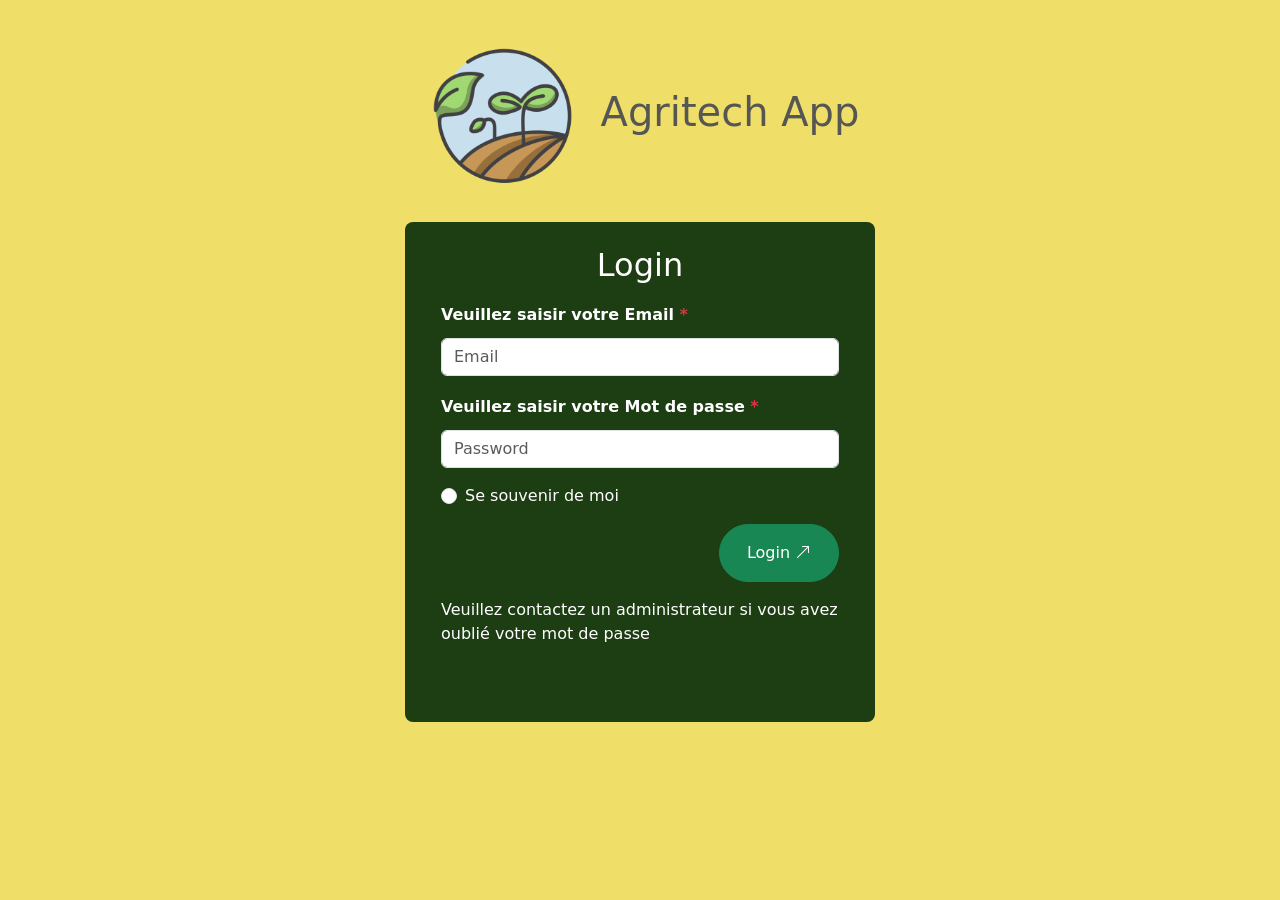
<file: login.html>
<!DOCTYPE html>
<html lang="en">

<head>
  <meta charset="UTF-8">
  <meta name="viewport" content="width=device-width, initial-scale=1.0">
  <title>Document</title>
  <link href="https://cdn.jsdelivr.net/npm/bootstrap@5.3.8/dist/css/bootstrap.min.css" rel="stylesheet"
    integrity="sha384-sRIl4kxILFvY47J16cr9ZwB07vP4J8+LH7qKQnuqkuIAvNWLzeN8tE5YBujZqJLB" crossorigin="anonymous">
  <link rel="stylesheet" href="./login.css">
  <link rel="stylesheet" href="https://cdn.jsdelivr.net/npm/bootstrap-icons@1.13.1/font/bootstrap-icons.min.css">
</head>

<body>

    <div class="container d-flex w-100 justify-content-center align-items-center p-3 ">
      <div class="image">
        <img src="./assets/favico.png" alt="">
      </div>
    <div >
        <h1 class="gris text-nowrap">
          Agritech App
      </h1>
    </div>
    </div>
    <div class="container largueur rounded-3 overflow-hidden">

      <form class=" w-100 p-4 m-auto">
        <h2 class="w-100 text-center">Login</h2>
        <div class="mt-3 line">
          <label for="exampleInputEmail1" class="form-label fw-bolder"> Veuillez saisir votre Email <span
              class="text-danger">*</span> </label>
          <input type="email" class="form-control" placeholder="Email" id="exampleInputEmail1"
            aria-describedby="emailHelp">
        </div>
        <div class="mt-3 line">
          <label for="exampleInputPassword1" class="form-label fw-bolder">Veuillez saisir votre Mot de passe <span
              class="text-danger">*</span></label>
          <input type="password" class="form-control " placeholder="Password" id="exampleInputPassword1">
        </div>
        <div class="mt-3 form-check">
          <input type="checkbox" class="form-check-input rounded-5" id="exampleCheck1">
          <label class="form-check-label" for="exampleCheck1">Se souvenir de moi</label>
        </div>
        <div class="content mt-3 w-100 text-end">
          <button type="submit" class="btn btn-success raduis rounded-5 p-3">
           <a class="text-decoration-none text-white" href="./index.html">
             Login
            <i class="bi bi-arrow-up-right"></i>
           </a>
          </button>

        </div>
        <p class=" mt-3">Veuillez contactez un administrateur si vous avez oublié votre mot de passe</p>
      </form>

    </div>
  <script src="https://cdn.jsdelivr.net/npm/bootstrap@5.3.8/dist/js/bootstrap.bundle.min.js"
    integrity="sha384-FKyoEForCGlyvwx9Hj09JcYn3nv7wiPVlz7YYwJrWVcXK/BmnVDxM+D2scQbITxI"
    crossorigin="anonymous"></script>
</body>

</html>
</file>
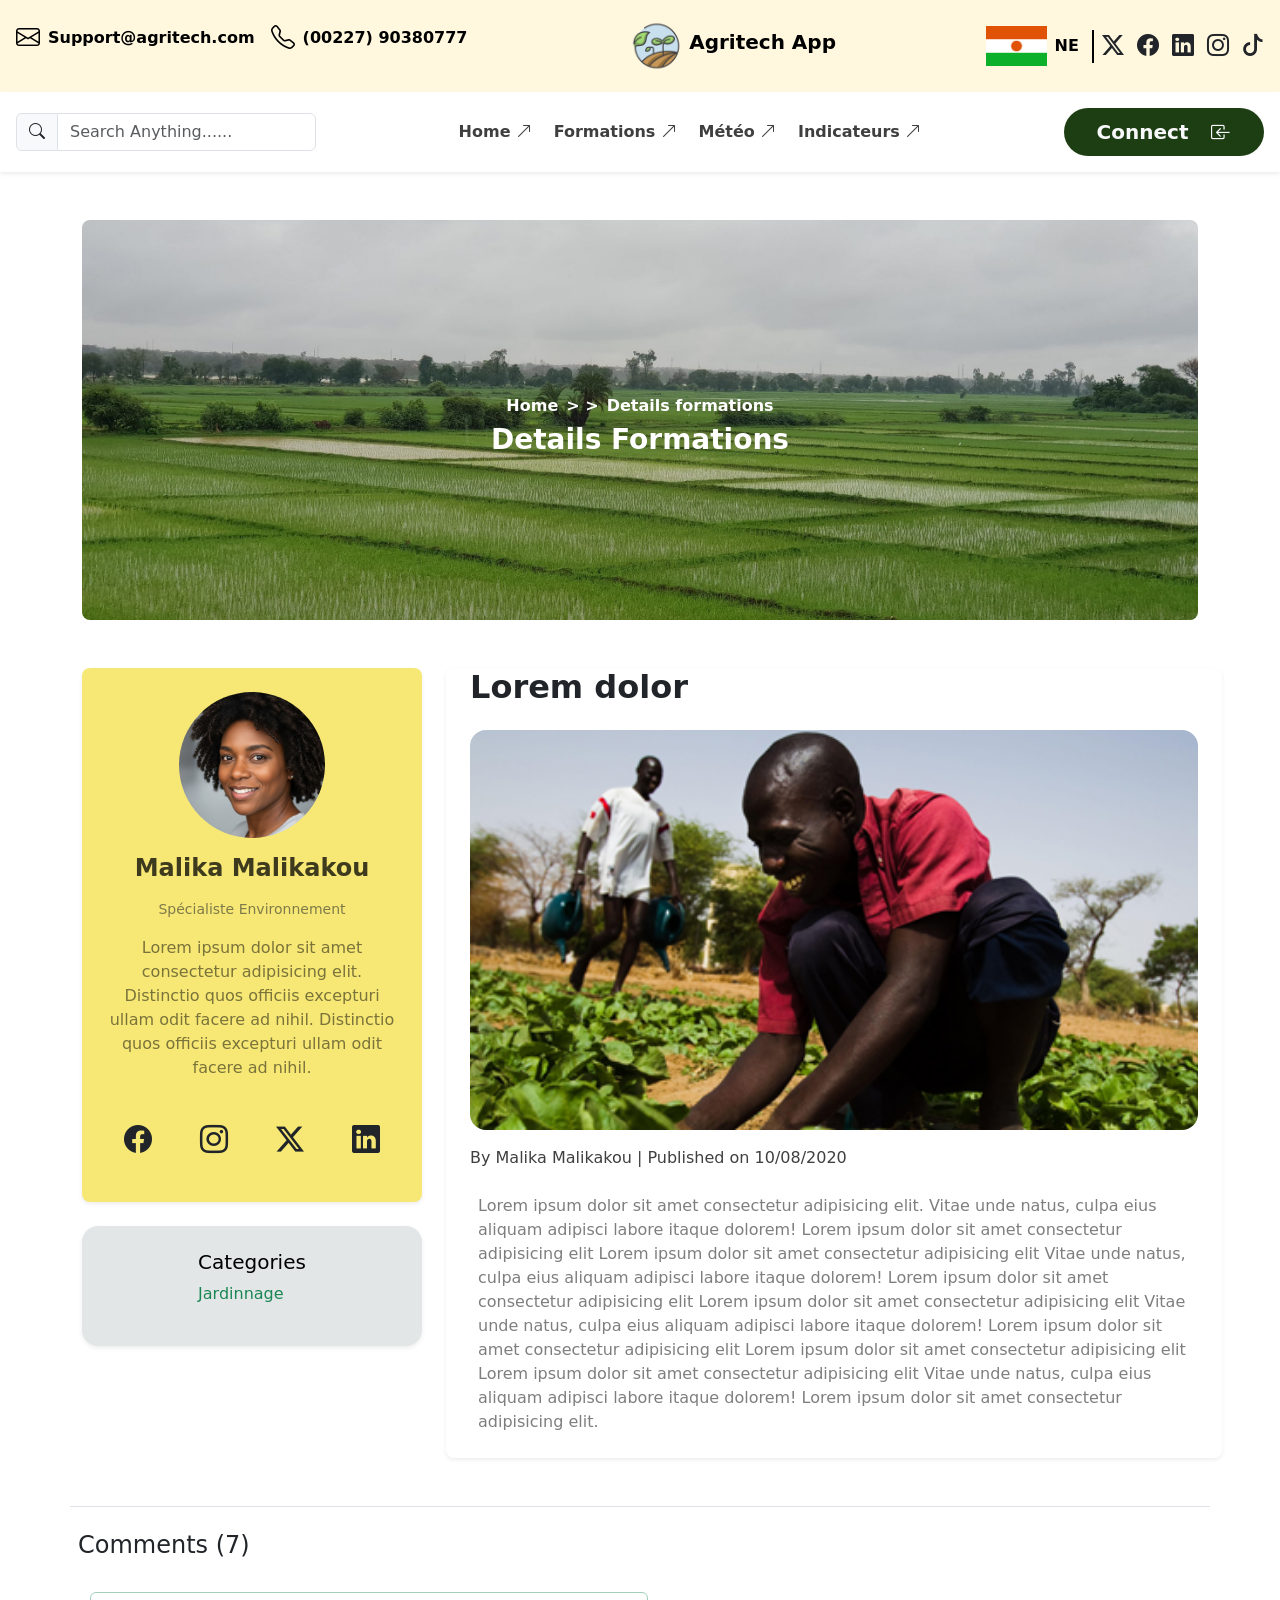
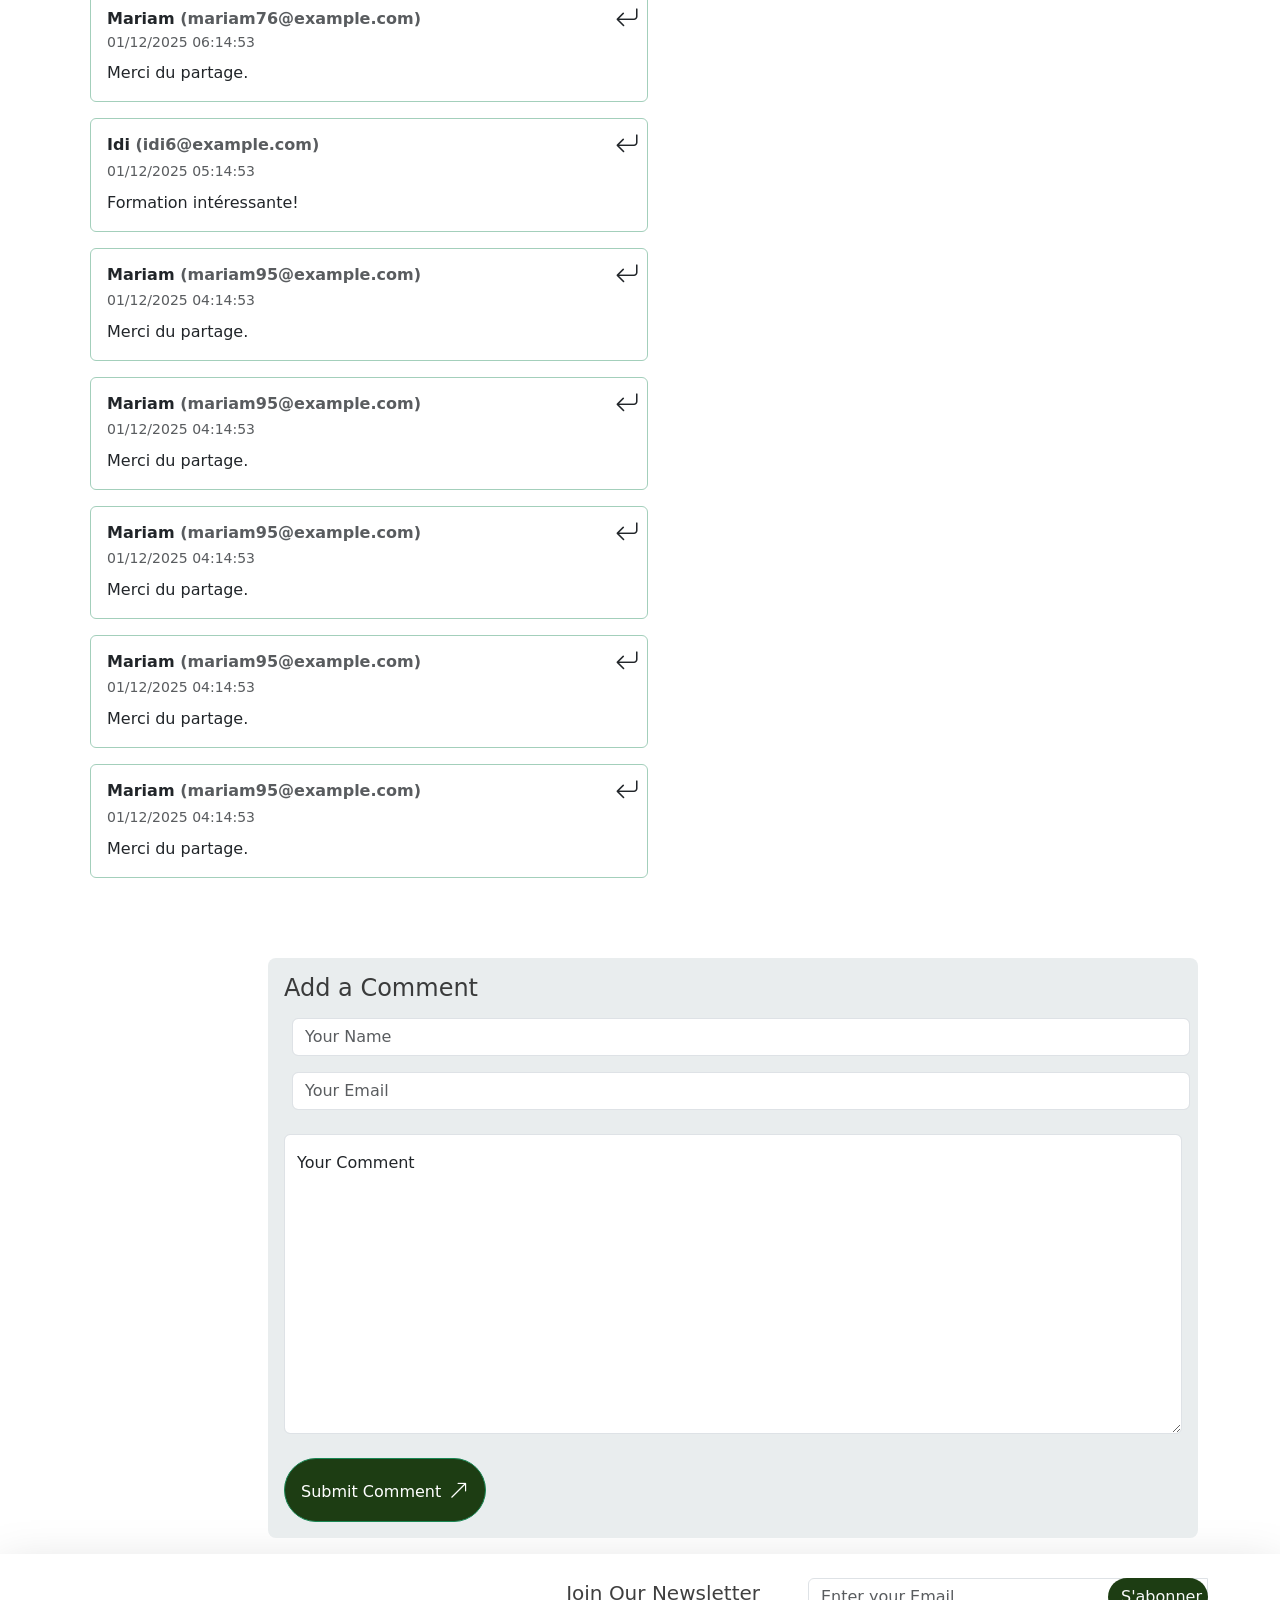
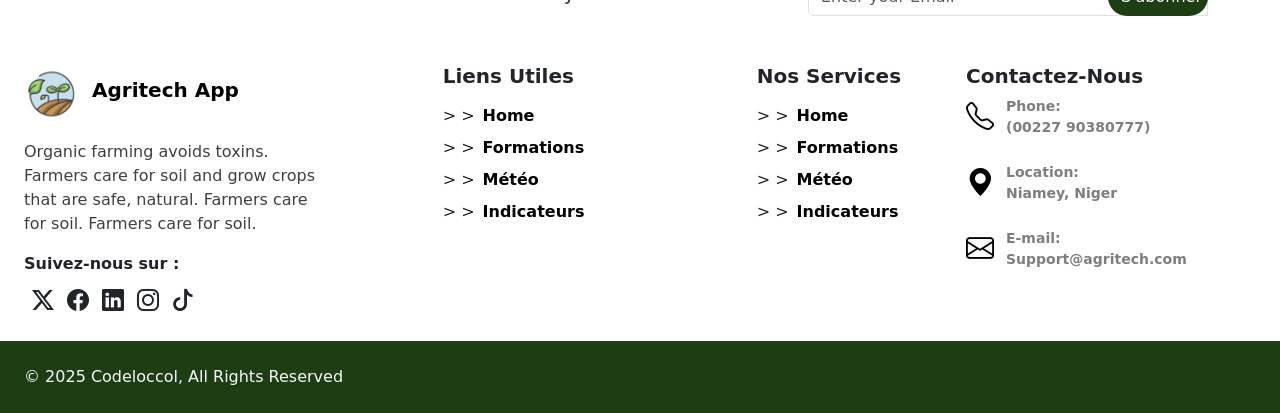
<file: voirPlus.html>
<!DOCTYPE html>
<html lang="en">

<head>
    <meta charset="UTF-8">
    <meta name="viewport" content="width=device-width, initial-scale=1.0">
    <title>Agritech App</title>
    <link rel="stylesheet" href="./style.css">
    <link href="https://cdn.jsdelivr.net/npm/bootstrap@5.3.8/dist/css/bootstrap.min.css" rel="stylesheet"
        integrity="sha384-sRIl4kxILFvY47J16cr9ZwB07vP4J8+LH7qKQnuqkuIAvNWLzeN8tE5YBujZqJLB" crossorigin="anonymous">
    <link rel="stylesheet" href="https://cdn.jsdelivr.net/npm/bootstrap-icons@1.13.1/font/bootstrap-icons.min.css">
</head>

<body>

      <header class="container-fluid p-0">
        <nav class=" navbar bg-light none  w-100  bg-white  top-0">
            <div class="container-fluid">
                <div class="d-flex justify-content-center align-items-center w-75">
                    <div class="image">
                        <img src="./assets/favico.png" alt="">
                    </div>
                    <h5 class="offcanvas-title couleur-2" id="offcanvasNavbarLabel">
                        Agritech Menu
                    </h5>
                </div>

                <button class="navbar-toggler shadow-none " type="button" data-bs-toggle="offcanvas"
                    data-bs-target="#offcanvasNavbar" aria-controls="offcanvasNavbar" aria-label="Toggle navigation">
                    <span class="navbar-toggler-icon"></span>
                </button>
                <div class="offcanvas offcanvas-start w-75" tabindex="-1" id="offcanvasNavbar"
                    aria-labelledby="offcanvasNavbarLabel">

                    <div class="offcanvas-header p-2">
                        <div class="d-flex justify-content-center align-items-center">
                            <div class="image">
                                <img src="./assets/favico.png" alt="">
                            </div>
                            <h5 class="offcanvas-title couleur-2" id="offcanvasNavbarLabel">
                                Agritech Menu
                            </h5>
                        </div>

                        <button type="button" class="btn-close" data-bs-dismiss="offcanvas" aria-label="Close"></button>
                    </div>
                    <div class="offcanvas-body">
                        <div class="w-75 text-center ">
                            <button type="button" class="btn verte p-2 text-light w-75 rounded-5 sieze fw-bold">
                                <span class="me-3 ">Connect</span>
                                <i class="bi bi-box-arrow-in-left"></i>
                            </button>
                        </div>
                        <hr>

                        <div class="d-flex flex-column ">
                            <a class="text-decoration-none m-2 text-black opacity-75 fw-bolder" href="./index.html">Home
                                <i class="bi bi-arrow-up-right"></i>
                            </a>
                            <a class="text-decoration-none m-2 text-black opacity-75 fw-bolder" href="#">Blogs
                                <i class="bi bi-arrow-up-right"></i>
                            </a>
                            <a class="text-decoration-none m-2 text-black opacity-75 fw-bolder" href="#">Météo
                                <i class="bi bi-arrow-up-right"></i>
                            </a>
                            <a class="text-decoration-none m-2 text-black opacity-75 fw-bolder" href="#">Indicateurs
                                <i class="bi bi-arrow-up-right"></i>
                            </a>

                        </div>

                        <hr>


                        <div class="socials text-center text-black opacity-75">
                            <h3>socials Links:</h3>
                            <div class=" d-flex justify-content-center align-items-center gap-4 mt-3">
                                <div class="logo d-flex justify-content-center align-items-center gap-2">
                                    <img src="./assets/Niger.png" alt="">
                                    <span class="text-black fw-bolder">NE</span>

                                </div>
                                <div class="border-start border-2 border-black">
                                    <i class="bi bi-twitter-x fs-2 ms-2"></i>
                                    <i class="bi bi-facebook fs-2 ms-2"></i>
                                    <i class="bi bi-linkedin fs-2 ms-2"></i>
                                    <i class="bi bi-instagram fs-2 ms-2"></i>
                                    <i class="bi bi-tiktok fs-2 ms-2"></i>
                                </div>

                            </div>

                        </div>
                        <div class="text-center mt-4 text-black fw-bolder">
                            <p><i class="bi bi-envelope me-2 fs-3"></i>
                                <span> Support@agritech.com</span>
                            </p>
                            <p><i class="bi bi-telephone me-2 fs-3"></i>
                                <span> (00227) 90380777</span>
                            </p>
                        </div>

                    </div>
                </div>
            </div>
        </nav>
        <section class="container-fluid p-0 w-100 none-2  bg-white">
            <div class=" container-fluid somon d-flex justify-content-between align-items-center p-3">
                <div
                    class="text-center text-black fw-bolder d-flex justify-content-start align-items-center gap-3 disparait">
                    <p class="d-flex justify-content-center align-items-center"><i class="bi bi-envelope me-2 fs-4"></i>
                        <span> Support@agritech.com</span>
                    </p>
                    <p class="d-flex justify-content-center align-items-center"><i
                            class="bi bi-telephone me-2 fs-4"></i>
                        <span> (00227) 90380777</span>
                    </p>
                </div>
                <div class="d-flex justify-content-center align-items-center">
                    <div class="image">
                        <img src="./assets/favico.png" alt="">
                    </div>
                    <h5 class="text-black fw-bold" id="">
                        Agritech App
                    </h5>
                </div>
                <div class=" d-flex justify-content-center align-items-center gap-4 ">
                    <div class="logo d-flex justify-content-center align-items-center gap-2">
                        <img src="./assets/Niger.png" alt="">
                        <span class="text-black fw-bolder">NE</span>

                    </div>
                    <div class="border-start border-2 border-black">
                        <i class="bi bi-twitter-x  ms-2"></i>
                        <i class="bi bi-facebook  ms-2"></i>
                        <i class="bi bi-linkedin  ms-2"></i>
                        <i class="bi bi-instagram  ms-2"></i>
                        <i class="bi bi-tiktok  ms-2"></i>
                    </div>

                </div>
            </div>
            <div class=" container-fluid p-3 shadow-sm d-flex justify-content-between align-items-center">
                <div class="input-group  widht none-3">
                    <span class="input-group-text" id="basic-addon1">
                        <i class="bi bi-search"></i>
                    </span>
                    <input type="text" class="form-control " placeholder="Search Anything......" aria-label="Username"
                        aria-describedby="basic-addon1">
                </div>
                <div class="">
                    <a class="text-decoration-none m-2 text-black opacity-75 fw-bolder animation"
                        href="./index.html"><span>Home</span>
                        <i class="bi bi-arrow-up-right"></i>
                    </a>
                    <a class="text-decoration-none m-2 text-black opacity-75 fw-bolder animation"
                        href="./formation.html"><span>Formations</span>
                        <i class="bi bi-arrow-up-right"></i>
                    </a>
                    <a class="text-decoration-none m-2 text-black opacity-75 fw-bolder animation"
                        href=""><span>Météo</span>
                        <i class="bi bi-arrow-up-right"></i>
                    </a>
                    <a class="text-decoration-none m-2 text-black opacity-75 fw-bolder animation"
                        href=""><span>Indicateurs</span>
                        <i class="bi bi-arrow-up-right"></i>
                    </a>

                </div>
                <div class="">
                    <button type="button" class="btn verte p-2 text-light connect rounded-5 fs-5 fw-bold footerHover ">
                       <a class="text-decoration-none text-light" href="./login.html">
                         <span class="me-3 ">Connect</span>
                        <i class="bi bi-box-arrow-in-left"></i>
                       </a>
                    </button>
                </div>
            </div>
        </section>
    </header>

    <main class="container-fluid p-0 w-100 ">
        <div class="container position-relative ">
            <img class="img-fluid w-100 rounded-3 mt-5" src="./assets/Home Carroussel (1).jpg" alt="">


            <h3 class="text-white  position-absolute top-50 start-50 bottom-50 translate-middle fw-bold text-nowrap">
                <li class="mb-2 d-flex justify-content-center align-items-center gap-2 fs-6">
                    <a href="#" class="text-white text-decoration-none">Home</a><span>> ></span>Details formations
                </li>
                Details Formations
            </h3>
        </div>



        <section class="container my-5">

            <div class="row g-5">

                <div class="col-lg-4 ">
                    <div class="p-4 shadow-sm author-bg  text-center rounded-3 overflow-hidden "
                        style="background-color: #f7e875;">

                        <img src="./assets/avatar-1.png" class="img-fluid w-50 h-50 rounded-circle mb-3" alt="profile">

                        <h4 class="fw-bold mb-0 text-black opacity-75 mb-3">Malika Malikakou</h4>
                        <small class="text-muted d-block mb-3 text-black opacity-75">Spécialiste Environnement</small>

                        <p class="mb-4 text-black opacity-50 mt-2">
                            Lorem ipsum dolor sit amet consectetur adipisicing elit.
                            Distinctio quos officiis excepturi ullam odit facere ad nihil.
                            Distinctio quos officiis excepturi ullam odit facere ad nihil.
                        </p>

                        <div class="d-flex justify-content-center gap-3 ">
                            <i class="bi bi-facebook fs-3 m-3"></i>
                            <i class="bi bi-instagram fs-3 m-3"></i>
                            <i class="bi bi-twitter-x fs-3 m-3"></i>
                            <i class="bi bi-linkedin fs-3 m-3"></i>
                        </div>

                    </div>
                    <div class=" shadow-sm mt-4 d-flex justify-content-center flex-column w-100 align-items-center p-4 rounded-4"
                        style="background-color:  #E3E6E7 ;">
                        <div class="">
                            <h5 class=" text-black opacity-100">Categories</h5>
                            <p class=" text-success ">Jardinnage</p>
                        </div>
                    </div>
                </div>

                <div class="col-lg-8 shadow-sm author-bg  text-center rounded-3 overflow-hidden">

                    <h2 class="fw-bold mb-4 text-start">Lorem dolor</h2>
                    <div class="">
                        <img src="./assets/Blog-img-1.jpg" class="img-fluid mb-3 rounded-4 overflow-hidden"
                            alt="article-image">
                    </div>



                    <p class="text-start text-black opacity-75">
                        By Malika Malikakou | Published on 10/08/2020
                    </p>

                    <p class="text-black opacity-50 text-start p-2">
                        Lorem ipsum dolor sit amet consectetur adipisicing elit.
                        Vitae unde natus, culpa eius aliquam adipisci labore itaque dolorem!
                        Lorem ipsum dolor sit amet consectetur adipisicing elit
                        Lorem ipsum dolor sit amet consectetur adipisicing elit
                        Vitae unde natus, culpa eius aliquam adipisci labore itaque dolorem!
                        Lorem ipsum dolor sit amet consectetur adipisicing elit
                        Lorem ipsum dolor sit amet consectetur adipisicing elit
                        Vitae unde natus, culpa eius aliquam adipisci labore itaque dolorem!
                        Lorem ipsum dolor sit amet consectetur adipisicing elit
                        Lorem ipsum dolor sit amet consectetur adipisicing elit
                        Lorem ipsum dolor sit amet consectetur adipisicing elit
                        Vitae unde natus, culpa eius aliquam adipisci labore itaque dolorem!
                        Lorem ipsum dolor sit amet consectetur adipisicing elit.
                    </p>

                </div>

            </div>

        </section>


        <section class="container border-top m-auto p-2 ">
            <h4 class="mt-3">Comments (7)</h4>

            <div class="row p-3">

                <div class=" col-md-6 col-8 p-2 border border-success-subtle rounded m-2">
                    <div class="d-flex justify-content-between align-items-start">
                        <div class="p-2 d-flex justify-content-start align-items-start flex-wrap flex-column">
                            <h6 class="fw-bold mb-1">Mariam <span class="text-muted">(mariam76@example.com)</span></h6>
                            <small class="text-muted">01/12/2025 06:14:53</small>
                            <p class="mt-2 mb-0">Merci du partage.</p>
                        </div>
                        <i class="bi bi-arrow-return-left fs-4"></i>
                    </div>
                </div>

                <div class="w-100"></div>

                <div class=" col-md-6 col-8  p-2 border border-success-subtle rounded m-2">
                    <div class="d-flex justify-content-between align-items-start">
                        <div class="p-2">
                            <h6 class="fw-bold mb-1">Idi <span class="text-muted">(idi6@example.com)</span></h6>
                            <small class="text-muted">01/12/2025 05:14:53</small>
                            <p class="mt-2 mb-0">Formation intéressante!</p>
                        </div>
                        <i class="bi bi-arrow-return-left fs-4"></i>
                    </div>
                </div>

                <div class="w-100"></div>

                <div class=" col-md-6 col-8  p-2 border border-success-subtle rounded m-2">
                    <div class="d-flex justify-content-between align-items-start">
                        <div class="p-2">
                            <h6 class="fw-bold mb-1">Mariam <span class="text-muted">(mariam95@example.com)</span></h6>
                            <small class="text-muted">01/12/2025 04:14:53</small>
                            <p class="mt-2 mb-0">Merci du partage.</p>
                        </div>
                        <i class="bi bi-arrow-return-left fs-4"></i>
                    </div>
                </div>

                <div class="w-100"></div>
                <div class=" col-md-6 col-8  p-2 border border-success-subtle rounded m-2">
                    <div class="d-flex justify-content-between align-items-start">
                        <div class="p-2">
                            <h6 class="fw-bold mb-1">Mariam <span class="text-muted">(mariam95@example.com)</span></h6>
                            <small class="text-muted">01/12/2025 04:14:53</small>
                            <p class="mt-2 mb-0">Merci du partage.</p>
                        </div>
                        <i class="bi bi-arrow-return-left fs-4"></i>
                    </div>
                </div>

                <div class="w-100"></div>
                <div class=" col-md-6 col-8  p-2 border border-success-subtle rounded m-2">
                    <div class="d-flex justify-content-between align-items-start">
                        <div class="p-2">
                            <h6 class="fw-bold mb-1">Mariam <span class="text-muted">(mariam95@example.com)</span></h6>
                            <small class="text-muted">01/12/2025 04:14:53</small>
                            <p class="mt-2 mb-0">Merci du partage.</p>
                        </div>
                        <i class="bi bi-arrow-return-left fs-4"></i>
                    </div>
                </div>

                <div class="w-100"></div>
                <div class=" col-md-6 col-8  p-2 border border-success-subtle rounded m-2">
                    <div class="d-flex justify-content-between align-items-start">
                        <div class="p-2">
                            <h6 class="fw-bold mb-1">Mariam <span class="text-muted">(mariam95@example.com)</span></h6>
                            <small class="text-muted">01/12/2025 04:14:53</small>
                            <p class="mt-2 mb-0">Merci du partage.</p>
                        </div>
                        <i class="bi bi-arrow-return-left fs-4"></i>
                    </div>
                </div>

                <div class="w-100"></div>
                <div class=" col-md-6 col-8  p-2 border border-success-subtle rounded m-2">
                    <div class="d-flex justify-content-between align-items-start">
                        <div class="p-2">
                            <h6 class="fw-bold mb-1">Mariam <span class="text-muted">(mariam95@example.com)</span></h6>
                            <small class="text-muted">01/12/2025 04:14:53</small>
                            <p class="mt-2 mb-0">Merci du partage.</p>
                        </div>
                        <i class="bi bi-arrow-return-left fs-4"></i>
                    </div>
                </div>

                <div class="w-100"></div>
            </div>

        </section>


        <section class="container mt-5 d-flex justify-content-end align-items-center ">
            <div class="col-10 p-3 rounded-3 " style="background-color: #E9EDEE;">
            <h4 class="text-black opacity-75">Add a Comment</h4>

                <div class="row">
                    <div class=" col-md-6 col-md-12 m-2">
                        <input type="email" class="form-control" id="floatingInput" placeholder="Your Name">
                    </div>
                    <div class="col-md-6 col-md-12 m-2">
                        <input type="password" class="form-control" id="floatingPassword" placeholder="Your Email">
                    </div>
                </div>
                <div class="form-floating mt-3">
                    <textarea class="form-control" placeholder="Leave a comment here" id="floatingTextarea2"
                        style="height: 300px"></textarea>
                    <label for="floatingTextarea2">Your Comment</label>
                </div>
                <button type="button" class="btn btn-success mt-4 fs-6 p-3 rounded-5" style="background-color: #1D3D13;"><span>Submit Comment</span><i class="bi bi-arrow-up-right ms-2 fs-5"></i></button>
            </div>
        </section>







    </main>


    <footer class="container-fluid p-0 bg-light w-100">
        <section class="bg-white w-100 shadow-lg">

            <div class="w-100 ">
                <div class=" mt-3  d-flex justify-content-end align-items-center gap-5 me-5 p-4">
                    <h5 class="fs-5 text-black opacity-75 text-nowrap">Join Our Newsletter </h5>
                    <div class="input-group input-largeur">
                        <input type="email" class="form-control position-relative w-75 none-2"
                            placeholder="Enter your Email">
                        <button class="btn  rounded-5 position-absolute  left text-light verte" style="width: 100px;">
                            S'abonner</button>
                    </div>
                </div>
                <div class=" p-4">
                    <div class="row gy-4">
                        <div class="col-lg-4 col-md-6">
                            <div class="d-flex align-items-center mb-3">
                                <div class="image me-2">
                                    <img src="./assets/favico.png" alt="" class="img-fluid">
                                </div>
                                <h5 class="fw-bold text-black">Agritech App</h5>
                            </div>

                            <p class="text-black opacity-75 w-75">
                                Organic farming avoids toxins. Farmers care for soil and grow crops that are
                                safe, natural. Farmers care for soil. Farmers care for soil.
                            </p>

                            <div class="mt-3">
                                <span class="fw-bolder">Suivez-nous sur :</span>
                                <div class="mt-2">
                                    <i class="bi bi-twitter-x ms-2"></i>
                                    <i class="bi bi-facebook ms-2"></i>
                                    <i class="bi bi-linkedin ms-2"></i>
                                    <i class="bi bi-instagram ms-2"></i>
                                    <i class="bi bi-tiktok ms-2"></i>
                                </div>
                            </div>
                        </div>
                        <div class="col-lg-3 col-md-6">
                            <h5 class="fw-bold">Liens Utiles</h5>
                            <ul class="list-unstyled mt-3">
                                <li class="mb-2 d-flex align-items-center gap-2">
                                    <span>> ></span> <a href="#"
                                        class="text-black fw-bold text-decoration-none">Home</a>
                                </li>
                                <li class="mb-2 d-flex align-items-center gap-2">
                                    <span>> ></span> <a href="#"
                                        class="text-black fw-bold text-decoration-none">Formations</a>
                                </li>
                                <li class="mb-2 d-flex align-items-center gap-2">
                                    <span>> ></span> <a href="#"
                                        class="text-black fw-bold text-decoration-none">Météo</a>
                                </li>
                                <li class="mb-2 d-flex align-items-center gap-2">
                                    <span>> ></span> <a href="#"
                                        class="text-black fw-bold text-decoration-none">Indicateurs</a>
                                </li>
                            </ul>
                        </div>
                        <div class="col-lg-2 col-md-6">
                            <h5 class="fw-bold">Nos Services</h5>
                            <ul class="list-unstyled mt-3">
                                <li class="mb-2 d-flex align-items-center gap-2">
                                    <span>> ></span> <a href="#"
                                        class="text-black fw-bold text-decoration-none">Home</a>
                                </li>
                                <li class="mb-2 d-flex align-items-center gap-2">
                                    <span>> ></span> <a href="#"
                                        class="text-black fw-bold text-decoration-none">Formations</a>
                                </li>
                                <li class="mb-2 d-flex align-items-center gap-2">
                                    <span>> ></span> <a href="#"
                                        class="text-black fw-bold text-decoration-none">Météo</a>
                                </li>
                                <li class="mb-2 d-flex align-items-center gap-2">
                                    <span>> ></span> <a href="#"
                                        class="text-black fw-bold text-decoration-none">Indicateurs</a>
                                </li>
                            </ul>
                        </div>
                        <div class="col-lg-2 col-md-6 text-nowrap">
                            <h5 class="fw-bold">Contactez-Nous</h5>
                            <a class="text-decoration-none  text-black  fw-bolder d-flex gap-1 size mt-2" href="">
                                <i class="bi bi-telephone me-2 fs-3"></i>
                                <span class="text-black d-flex flex-column opacity-50">Phone:
                                    <span>(00227 90380777)</span>
                                </span>

                            </a>
                            <a class="text-decoration-none  text-black fw-bolder d-flex gap-1 size mt-4" href="">
                                <i class="bi bi-geo-alt-fill fs-3 me-2"></i>
                                <span class="text-black d-flex flex-column opacity-50">Location:
                                    <span>Niamey, Niger</span>
                                </span>

                            </a>
                            <a class="text-decoration-none  text-blackfw-bolder d-flex gap-1 size mt-4" href="">
                                <i class="bi bi-envelope fs-3 me-2 text-black"></i>
                                <span class="text-black d-flex flex-column opacity-50 fw-bolder">E-mail:
                                    <span>Support@agritech.com</span>
                                </span>

                            </a>
                        </div>

                    </div>
                </div>
                <div class="w-100 verte footerHover">
                    <p class="text-light fs-6 text-start p-4 m-0 footerHover">
                        &copy; 2025 Codeloccol, All Rights Reserved
                    </p>
                </div>

        </section>
    </footer>



















    <script src="https://cdn.jsdelivr.net/npm/bootstrap@5.3.8/dist/js/bootstrap.bundle.min.js"
        integrity="sha384-FKyoEForCGlyvwx9Hj09JcYn3nv7wiPVlz7YYwJrWVcXK/BmnVDxM+D2scQbITxI"
        crossorigin="anonymous"></script>
</body>

</html>
</file>
<file: style.css>
* {
    margin: 0;
    padding: 0;
    box-sizing: border-box;
}

body {
    min-height: 100vh;
}

.couleur {
    background-color: #FEF7DF !important;
}

.image {
    width: 60px;
    height: 60px;
}

.image img {
    width: 100%;
    height: 100%;
}

.couleur-2 {
    color: #565754;
}

.sieze span {
    font-size: 20px;
}

.sieze i {
    font-size: 20px;
}

.logo {
    width: 70px;
    height: 40px;
}

.logo img {
    width: 100%;
    height: 100%;
    object-fit: cover;
}

.none {
    display: none !important;
    position: fixed !important;
    z-index: 1000;
}

.somon {
    background-color: #FFF7DE;
}

.ms-2 {
    font-size: 22px;
}

.widht {
    width: 300px !important;
}

.connect {
    width: 200px;
}

.verte {
    background-color: #1D3D13 !important;
}

.animation i {
    display: inline-block;
    transition: transform 0.3s ease;
}

.animation:hover i {
    transform: translateX(5px);
}

.input-largeur {
    width: 400px !important;
}

.taille {
    width: 92% !important;
}

.size {
    font-size: 14px !important;
}

.hero-70 {
    height: 70vh;
}

.object-fit-cover {
    object-fit: cover;
}

.left {
    right: 0;
}

.jaune {
    background-color: #D6C361 !important;
    color: #1D3D13 !important;
}

.jaune:hover {
    background-color: #d6c261b4 !important;
}

.blanc:hover {
    background-color: #1d3d1393 !important;
}

.hover-button:hover {
    background-color: #1B9161 !important;
    color: white;
}

.footerHover:hover {
    background-color: #1d3d13e9 !important;
}

.none-4 {
    display: none;
}

.container img {
    height: 400px;
    object-fit: cover;
}

.image-taille {
    width: 200px;
    height: 200px;

}

.image-taille img {
    width: 100%;
    height: 100%;
}

.white-card {
    position: absolute;
    bottom: 40px;
    left: 50%;
    transform: translateX(-50%);
    width: 70%;
    max-height: 150px;
    overflow: hidden;
    transition: max-height 2s ease, transform 2s ease, width 2s ease, padding 2s ease;
    background-color: rgba(255, 255, 255, 0.95);
    padding: 10px;
    border-radius: 1rem;
}

.custom-card:hover .white-card {
    max-height: 400px;
    width: 85%;
    padding: 20px;
}

.extra-content {
    opacity: 0;
    transition: opacity 0.3s ease 0.2s;
}
.img-hover {
    transition: transform 1s ease, opacity 1s ease;
}

.clohoverlay:hover .img-hover {
    transform: scale(1.1);
    opacity: 0.8;
}


.clohoverlay .hoverlay {
    opacity: 0;
    transition: opacity 0.3s ease 0.2s;
}

.custom-card:hover .hoverlay {
    opacity: 1;
}

.custom-card:hover .extra-content {
    opacity: 1;
}

.card-img-bg {
    transition: transform 1s ease-in-out;
}

.custom-card:hover .card-img-bg {
    transform: scale(1.4) rotate(20deg);
}

.voiboutton:hover {
    padding: 15px !important;
    border-radius: 18px;
    background-color: #1D3D13 !important;
    color: white !important;

}

section .bloque {
    display: none;
}
.formation-animation {
    transition: transform 0.4s ease, opacity 0.4s ease;
}

.formation-animation:hover {
    transform: scale(1.06);
    opacity: 0.8;
    cursor: pointer;
}




@media (max-width:768px) {
    .none-3 {
        display: none !important;
    }

    div .disparait {
        display: none !important;
    }

    .none-4 {
        display: block !important;
    }

    .displaynone {
        opacity: 0;

    }

    .blook {
        display: block !important;
    }

    section .bloque {
        display: block;
        display: flex;
    }
    .noe10{
        display: none !important;
    }


}

@media (max-width:425px) {
    .none {
        display: block !important;
    }

    .none-2 {
        display: none !important;
    }

}

































































.navbar-toggler {
    display: none;
}


@media (max-width: 425px) {
    .navbar-toggler {
        display: block;
    }


    .navbar-nav {
        display: none !important;
    }
}
</file>
<file: login.css>
* {
    margin: 0;
    padding: 0;
    box-sizing: border-box;
}

body {
    width: 100%;
    height: 100vh;
    display: flex;
    flex-direction: column;
    align-items: center;
    padding: 10px;
    background-color: #EFDF68;
    overflow: hidden;
}

.largueur {
    width: 100%;
    max-width: 470px;
    margin: 0 auto;
    background: white;
    height: 500px;
    background-color: #1D3D13;
    color: white;
}

.raduis {
    width: 120px;
}

.line {
    line-height: 30px;
}

.image {
    width: 180px;
    height: 180px;
}

.image img {
    border: solid #ccc 0, 1px;
    width: 100%;
    height: 100%;
    border-radius: 50%;

}

.gris {
    color: #565754;
}
</file>
